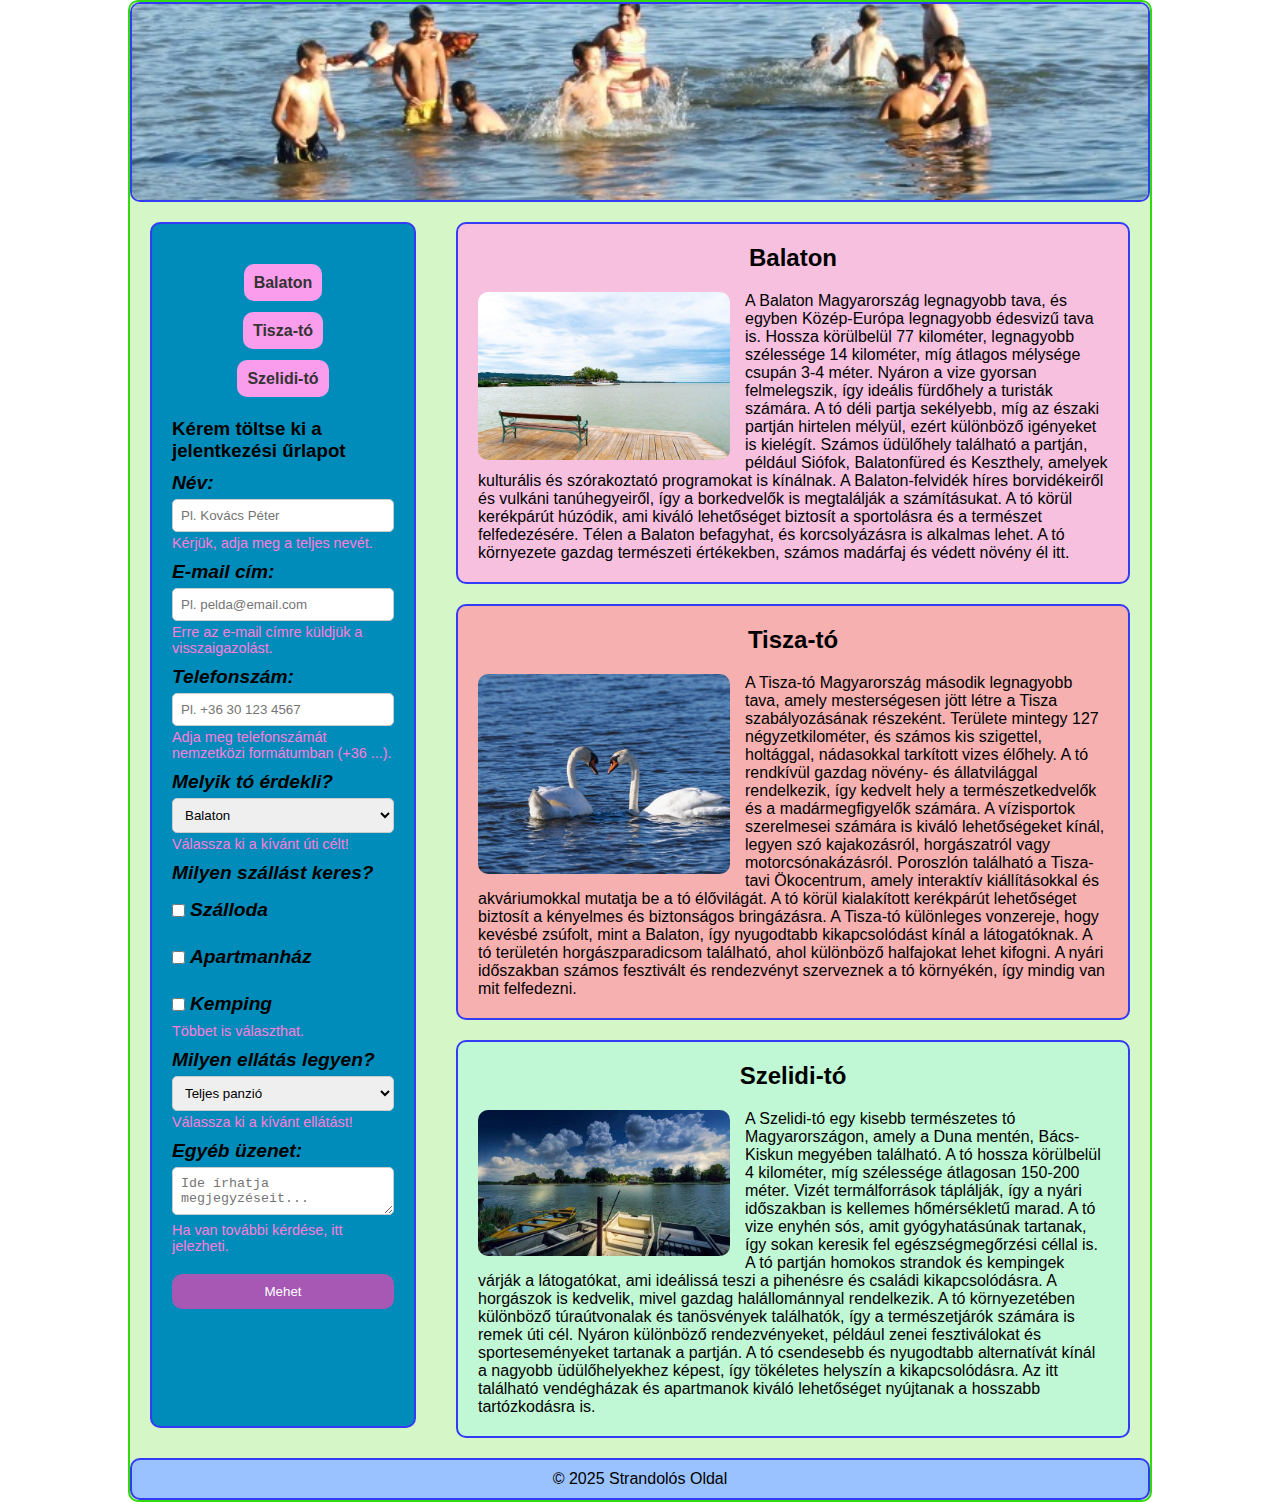
<file: index.html>
<!DOCTYPE html>
<html lang="hu">

<head>
    <meta charset="UTF-8">
    <meta name="viewport" content="width=device-width, initial-scale=1.0">
    <title>Strandolós Oldal</title>
    <meta name="description" content="Magyarország népszerűbb tavainak ismertetése, illetve részletes bemutatása.">
    <link rel="stylesheet" href="css/style.css">
</head>

<body>

    <div class="container">
        <header><img src="img/strandolas.jpg" alt="Strandolás"></header>


        <aside>
            <nav>
                <ul>
                    <li><a href="#szekcio1">Balaton</a></li>
                    <li><a href="#szekcio2">Tisza-tó</a></li>
                    <li><a href="#szekcio3">Szelidi-tó</a></li>
                </ul>
            </nav>

            <form>
                <h3>Kérem töltse ki a jelentkezési űrlapot</h3>
            
                <label for="name">Név:</label>
                <input type="text" id="name" placeholder="Pl. Kovács Péter" required>
                <small>Kérjük, adja meg a teljes nevét.</small>
            
                <label for="email">E-mail cím:</label>
                <input type="email" id="email" placeholder="Pl. pelda@email.com" required>
                <small>Erre az e-mail címre küldjük a visszaigazolást.</small>
            
                <label for="phone">Telefonszám:</label>
                <input type="tel" id="phone" placeholder="Pl. +36 30 123 4567" pattern="\+?[0-9\s\-]{7,15}" required>
                <small>Adja meg telefonszámát nemzetközi formátumban (+36 ...).</small>
            
                <label for="lake">Melyik tó érdekli?</label>
                <select id="lake">
                    <option value="balaton">Balaton</option>
                    <option value="tisza">Tisza-tó</option>
                    <option value="szelidi">Szelidi-tó</option>
                </select>
                <small>Válassza ki a kívánt úti célt!</small>
            
                <label for="accommodation">Milyen szállást keres?</label>
                <div class="checkbox-group">
                    <label><input type="checkbox" id="hotel"> Szálloda</label>
                    <label><input type="checkbox" id="apartment"> Apartmanház</label>
                    <label><input type="checkbox" id="camping"> Kemping</label>
                </div>
                <small>Többet is választhat.</small>
            
                <label for="meal">Milyen ellátás legyen?</label>
                <select id="meal">
                    <option value="full">Teljes panzió</option>
                    <option value="half">Fél panzió</option>
                    <option value="breakfast">Csak reggeli</option>
                    <option value="none">Nem kérek ellátást</option>
                </select>
                <small>Válassza ki a kívánt ellátást!</small>
            
                <label for="message">Egyéb üzenet:</label>
                <textarea id="message" placeholder="Ide írhatja megjegyzéseit..."></textarea>
                <small>Ha van további kérdése, itt jelezheti.</small>
            
                <button type="submit">Mehet</button>
            </form>
            
        </aside>

        <main>
            <section id="szekcio1">
                <h2>Balaton</h2>
                <div class="content"><img src="img/balaton.jpg" alt="Balaton">
                    <p>A Balaton Magyarország legnagyobb tava, és egyben Közép-Európa legnagyobb édesvizű tava is.
                        Hossza
                        körülbelül 77 kilométer, legnagyobb szélessége 14 kilométer, míg átlagos mélysége csupán 3-4
                        méter.
                        Nyáron a vize gyorsan felmelegszik, így ideális fürdőhely a turisták számára. A tó déli partja
                        sekélyebb, míg az északi partján hirtelen mélyül, ezért különböző igényeket is kielégít. Számos
                        üdülőhely található a partján, például Siófok, Balatonfüred és Keszthely, amelyek kulturális és
                        szórakoztató programokat is kínálnak. A Balaton-felvidék híres borvidékeiről és vulkáni
                        tanúhegyeiről, így a borkedvelők is megtalálják a számításukat. A tó körül kerékpárút húzódik,
                        ami
                        kiváló lehetőséget biztosít a sportolásra és a természet felfedezésére. Télen a Balaton
                        befagyhat,
                        és korcsolyázásra is alkalmas lehet. A tó környezete gazdag természeti értékekben, számos
                        madárfaj
                        és védett növény él itt.</p>
                </div>
            </section>

            <section id="szekcio2">
                <h2>Tisza-tó</h2>
                <div class="content"><img src="img/tisza-to.jpg" alt="Tisza-tó">
                    <p>A Tisza-tó Magyarország második legnagyobb tava, amely mesterségesen jött létre a Tisza
                        szabályozásának részeként. Területe mintegy 127 négyzetkilométer, és számos kis szigettel,
                        holtággal, nádasokkal tarkított vizes élőhely. A tó rendkívül gazdag növény- és állatvilággal
                        rendelkezik, így kedvelt hely a természetkedvelők és a madármegfigyelők számára. A vízisportok
                        szerelmesei számára is kiváló lehetőségeket kínál, legyen szó kajakozásról, horgászatról vagy
                        motorcsónakázásról. Poroszlón található a Tisza-tavi Ökocentrum, amely interaktív kiállításokkal
                        és
                        akváriumokkal mutatja be a tó élővilágát. A tó körül kialakított kerékpárút lehetőséget biztosít
                        a
                        kényelmes és biztonságos bringázásra. A Tisza-tó különleges vonzereje, hogy kevésbé zsúfolt,
                        mint a
                        Balaton, így nyugodtabb kikapcsolódást kínál a látogatóknak. A tó területén horgászparadicsom
                        található, ahol különböző halfajokat lehet kifogni. A nyári időszakban számos fesztivált és
                        rendezvényt szerveznek a tó környékén, így mindig van mit felfedezni.</p>
                </div>
            </section>

            <section id="szekcio3">
                <h2>Szelidi-tó</h2>
                <div class="content"><img src="img/szelidi-to.jpg" alt="Szelidi-tó">
                    <p>A Szelidi-tó egy kisebb természetes tó Magyarországon, amely a Duna mentén, Bács-Kiskun megyében
                        található. A tó hossza körülbelül 4 kilométer, míg szélessége átlagosan 150-200 méter. Vizét
                        termálforrások táplálják, így a nyári időszakban is kellemes hőmérsékletű marad. A tó vize
                        enyhén
                        sós, amit gyógyhatásúnak tartanak, így sokan keresik fel egészségmegőrzési céllal is. A tó
                        partján
                        homokos strandok és kempingek várják a látogatókat, ami ideálissá teszi a pihenésre és családi
                        kikapcsolódásra. A horgászok is kedvelik, mivel gazdag halállománnyal rendelkezik. A tó
                        környezetében különböző túraútvonalak és tanösvények találhatók, így a természetjárók számára is
                        remek úti cél. Nyáron különböző rendezvényeket, például zenei fesztiválokat és sporteseményeket
                        tartanak a partján. A tó csendesebb és nyugodtabb alternatívát kínál a nagyobb üdülőhelyekhez
                        képest, így tökéletes helyszín a kikapcsolódásra. Az itt található vendégházak és apartmanok
                        kiváló
                        lehetőséget nyújtanak a hosszabb tartózkodásra is.</p>
                </div>
            </section>
        </main>

        <footer>
            <p>© 2025 Strandolós Oldal</p>
        </footer>
    </div>

</body>

</html>
</file>
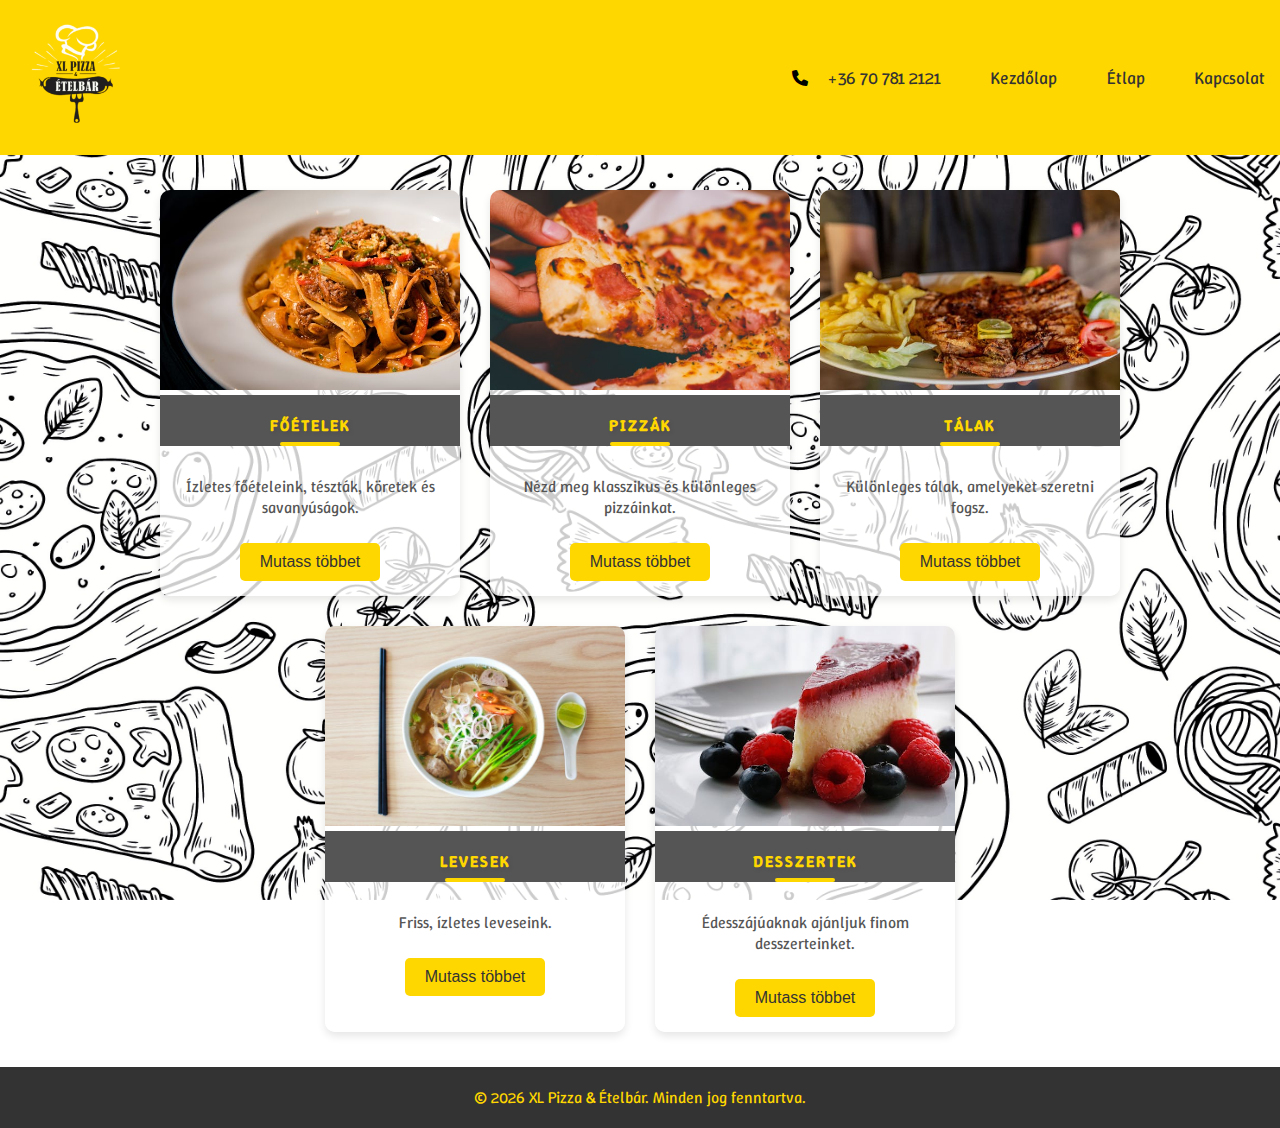
<file: etlap.html>
<!DOCTYPE html>
<html lang="hu">

<head>
    <!-- Alap meta címkék -->
    <meta charset="UTF-8">
    <meta name="viewport" content="width=device-width, initial-scale=1.0">
    <meta http-equiv="X-UA-Compatible" content="IE=edge">

    <!-- SEO Meta címkék -->
    <title>XL Pizza & Ételbár | Friss pizzák és házias ételek | Sződ</title>
    <meta name="description"
        content="Sződ legfinomabb pizzái és magyar specialitásai! A XL Pizza & Ételbár minőségi alapanyagokból készít elérhető áron ételt. Házhozszállítás Sződön és környékén.">
    <meta name="keywords"
        content="pizza sződ, ételbár sződ, magyar konyha, gyorsétterem sződ, ételrendelés sződ, friss pizza, olcsó étel, házhozszállítás sződ">

    <!-- OpenGraph / Social Media meta címkék -->
    <meta property="og:title" content="XL Pizza & Ételbár Sződön | Friss pizzák és házias ételek">
    <meta property="og:description"
        content="Sződ legfinomabb pizzái! Próbáld ki házias specialitásainkat is. Házhozszállítás Sződön és környékén.">
    <meta property="og:type" content="website">
    <meta property="og:url" content="https://www.xlpizza-szod.hu">
    <meta property="og:image" content="https://www.xlpizza-szod.hu/images/og-image.jpg">
    <meta property="og:locale" content="hu_HU">

    <!-- Twitter Card meta címkék -->
    <meta name="twitter:card" content="summary_large_image">
    <meta name="twitter:title" content="XL Pizza & Ételbár Sződön | Friss pizzák és házias ételek">
    <meta name="twitter:description" content="Sződ legfinomabb pizzái! Házhozszállítás Sződön és környékén.">
    <meta name="twitter:image" content="https://www.xlpizza-szod.hu/images/twitter-image.jpg">
   
    <!-- Helyspecifikus meta adatok -->
    <meta name="geo.region" content="HU-PE">
    <meta name="geo.placename" content="Sződ">
    <meta name="geo.position" content="47.7245;19.1768">
    <meta name="ICBM" content="47.7245, 19.1768">

    <link rel="icon" href="img/xl-pizza-logo2.ico" type="image/x-icon">
    <link rel="stylesheet" href="css/styles.css">
    <link rel="stylesheet" href="https://cdnjs.cloudflare.com/ajax/libs/font-awesome/6.0.0-beta3/css/all.min.css">
</head>

<body>
    <header class="header">
        <div class="logo">
            <a href="index.html">
                <img src="img/xl-pizza-logo2.ico" alt="XL Pizza & Ételbár Logo">
            </a>
        </div>
        <!-- Hamburger ikon -->
        <div class="hamburger" id="hamburger" onclick="toggleMenu()">
            <div></div>
            <div></div>
            <div></div>
        </div>
        <nav class="navbar nav-links" id="navbar">
            <ul>
                <li>
                    <i class="fas fa-phone"></i> <!-- Telefon ikon -->
                    <a href="tel:+36 70 781 2121">+36 70 781 2121</a> <!-- Telefon link -->
                </li>
                <li><a href="index.html">Kezdőlap</a></li>
                <li class="dropdown">
                    <a href="etlap.html">Étlap</a>
                    <ul class="dropdown-menu sub-menu">
                        <li><a href="etelek/foetelek.html">Főételek</a></li>
                        <li><a href="etelek/pizzak.html">Pizzák</a></li>
                        <li><a href="etelek/talak.html">Tálak</a></li>
                        <li><a href="etelek/levesek.html">Levesek</a></li>
                        <li><a href="etelek/desszertek.html">Desszertek</a></li>
                    </ul>
                </li>
                <li><a href="kapcsolat.html">Kapcsolat</a></li>
            </ul>
        </nav>
    </header>
    <div class="details-container">
        <div class="container">
            <!-- Főételek kártya -->
            <div class="card">
                <img src="img/foetel.jpg" alt="Főételek">
                <h2>Főételek</h2>
                <p>Ízletes főételeink, tészták, köretek és savanyúságok.</p>
                <button onclick="location.href='etelek/foetelek.html'">Mutass többet</button>
            </div>

            <!-- Pizzák kártya -->
            <div class="card">
                <img src="img/pizza.jpg" alt="Pizzák">
                <h2>Pizzák</h2>
                <p>Nézd meg klasszikus és különleges pizzáinkat.</p>
                <button onclick="location.href='etelek/pizzak.html'">Mutass többet</button>
            </div>

            <!-- Tálak kártya -->
            <div class="card">
                <img src="img/talak.jpg" alt="Tálak">
                <h2>Tálak</h2>
                <p>Különleges tálak, amelyeket szeretni fogsz.</p>
                <button onclick="location.href='etelek/talak.html'">Mutass többet</button>
            </div>

            <!-- Levesek kártya -->
            <div class="card">
                <img src="img/leves.jpg" alt="Levesek">
                <h2>Levesek</h2>
                <p>Friss, ízletes leveseink.</p>
                <button onclick="location.href='etelek/levesek.html'">Mutass többet</button>
            </div>

            <!-- Desszertek kártya -->
            <div class="card">
                <img src="img/desszert.jpg" alt="Desszertek">
                <h2>Desszertek</h2>
                <p>Édesszájúaknak ajánljuk finom desszerteinket.</p>
                <button onclick="location.href='etelek/desszertek.html'">Mutass többet</button>
            </div>
        </div>
    </div>
    <button id="backToTop" title="Vissza a tetejére">↑</button>
    <footer>
        <p>&copy; <span id="currentYear"></span> XL Pizza & Ételbár. Minden jog fenntartva.</p>
    </footer>

    <script src="js/functions.js"></script>
</body>

</html>
</file>
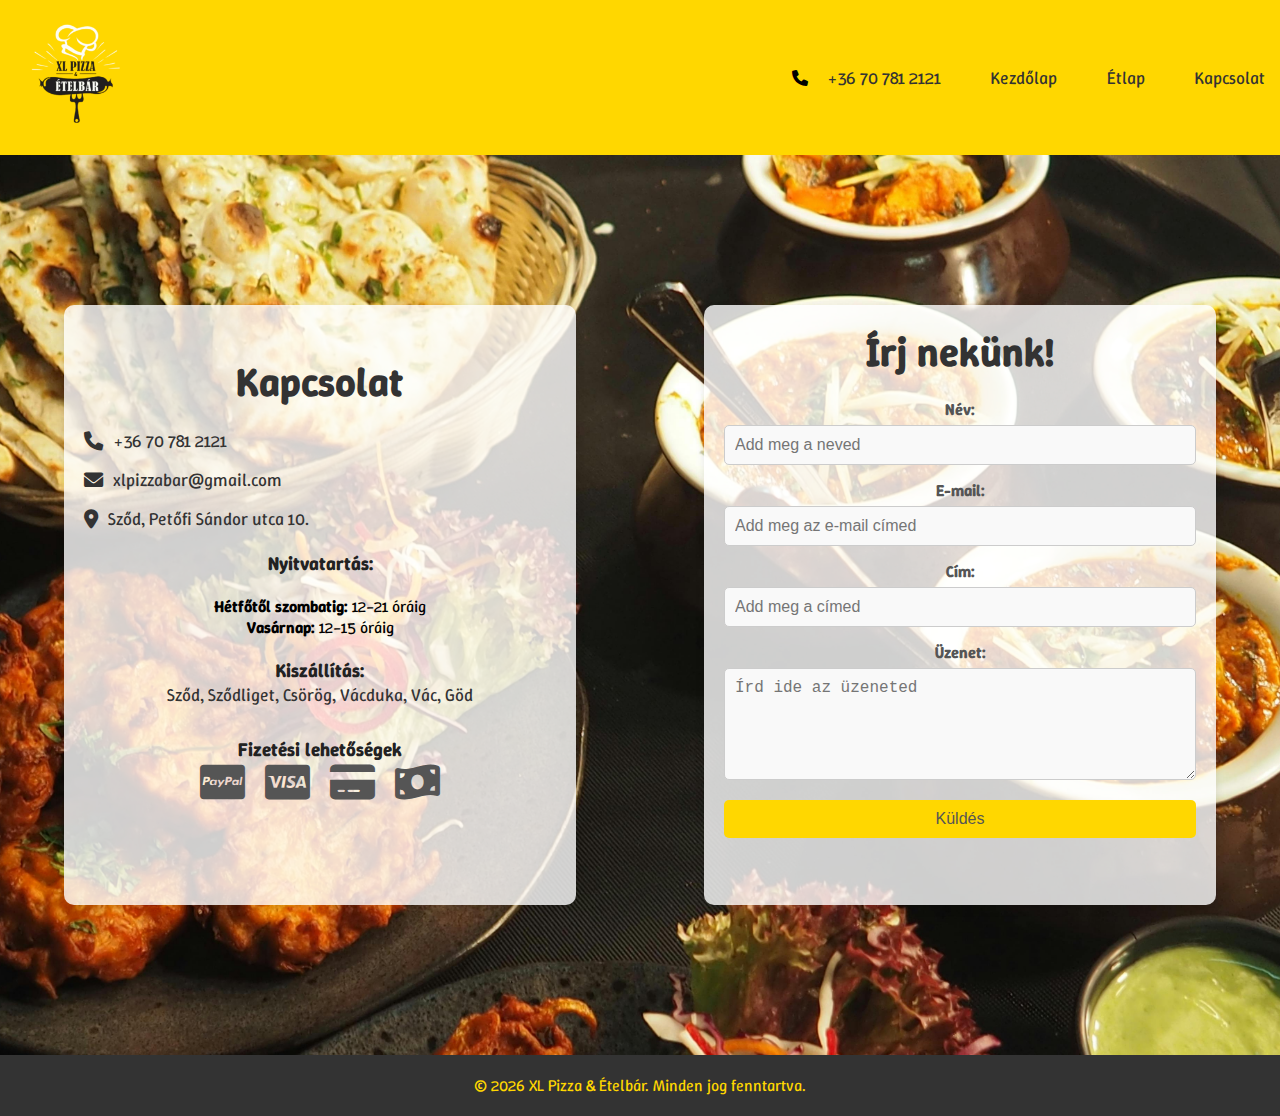
<file: kapcsolat.html>
<!DOCTYPE html>
<html lang="hu">

<head>
    <!-- Alap meta címkék -->
    <meta charset="UTF-8">
    <meta name="viewport" content="width=device-width, initial-scale=1.0">
    <meta http-equiv="X-UA-Compatible" content="IE=edge">

    <!-- SEO Meta címkék -->
    <title>Kapcsolat - XL Pizza & Ételbár | Rendelés: +36 70 781 2121 | Sződ</title>
    <meta name="description"
        content="Lépj velünk kapcsolatba Sződön! Cím: Petőfi Sándor utca 10. Nyitvatartás: Hétfő-Szombat 12-21, Vasárnap 12-15. Rendelés: +36 70 781 2121">
    <meta name="keywords"
        content="pizza rendelés sződ, xl pizza kapcsolat, ételbár sződ, étterem sződ, házhozszállítás sződ, pizza sződ, ételrendelés sződ">

    <!-- OpenGraph / Social Media meta címkék -->
    <meta property="og:title" content="Kapcsolat - XL Pizza & Ételbár Sződ">
    <meta property="og:description"
        content="Rendelj finom pizzát Sződön! Cím: Petőfi Sándor utca 10. Nyitvatartás: Hétfő-Szombat 12-21, Vasárnap 12-15">
    <meta property="og:type" content="website">
    <meta property="og:url" content="https://www.xlpizza-szod.hu/kapcsolat.html">
    <meta property="og:image" content="https://www.xlpizza-szod.hu/img/og-kapcsolat.jpg">
    <meta property="og:locale" content="hu_HU">

    <!-- Twitter Card meta címkék -->
    <meta name="twitter:card" content="summary_large_image">
    <meta name="twitter:title" content="Kapcsolat - XL Pizza & Ételbár Sződ">
    <meta name="twitter:description"
        content="Rendelj finom pizzát Sződön! Cím: Petőfi Sándor utca 10. Tel: +36 70 781 2121">
    <meta name="twitter:image" content="https://www.xlpizza-szod.hu/img/twitter-kapcsolat.jpg">

    <!-- Helyspecifikus meta adatok -->
    <meta name="geo.region" content="HU-PE">
    <meta name="geo.placename" content="Sződ">
    <meta name="geo.position" content="47.7245;19.1768">
    <meta name="ICBM" content="47.7245, 19.1768">

    <!-- Schema.org markup for Google -->
    <script type="application/ld+json">
     {
       "@context": "https://schema.org",
       "@type": "Restaurant",
       "name": "XL Pizza & Ételbár",
       "address": {
         "@type": "PostalAddress",
         "streetAddress": "Petőfi Sándor utca 10",
         "addressLocality": "Sződ",
         "postalCode": "2131",
         "addressCountry": "HU"
       },
       "telephone": "+36707812121",
       "openingHoursSpecification": [
         {
           "@type": "OpeningHoursSpecification",
           "dayOfWeek": [
             "Monday",
             "Tuesday",
             "Wednesday",
             "Thursday",
             "Friday",
             "Saturday"
           ],
           "opens": "12:00",
           "closes": "21:00"
         },
         {
           "@type": "OpeningHoursSpecification",
           "dayOfWeek": "Sunday",
           "opens": "12:00",
           "closes": "15:00"
         }
       ],
       "url": "https://www.xlpizza-szod.hu",
       "servesCuisine": ["Italian", "Hungarian"],
       "priceRange": "$$"
     }
     </script>
    <link rel="icon" href="img/xl-pizza-logo2.ico" type="image/x-icon">
    <link rel="stylesheet" href="css/styles.css">
    <link rel="stylesheet" href="https://cdnjs.cloudflare.com/ajax/libs/font-awesome/6.0.0-beta3/css/all.min.css">
</head>

<body>
    <!-- Fejléc -->
    <header class="header">
        <div class="logo">
            <a href="index.html">
                <img src="img/xl-pizza-logo2.ico" alt="XL Pizza & Ételbár Logo">
            </a>
        </div>
        <!-- Hamburger ikon -->
        <div class="hamburger" id="hamburger" onclick="toggleMenu()">
            <div></div>
            <div></div>
            <div></div>
        </div>
        <nav class="navbar nav-links" id="navbar">
            <ul>
                <li>
                    <i class="fas fa-phone"></i> <!-- Telefon ikon -->
                    <a href="tel:+36 70 781 2121">+36 70 781 2121</a> <!-- Telefon link -->
                </li>
                <li><a href="index.html">Kezdőlap</a></li>
                <li class="dropdown">
                    <a href="etlap.html">Étlap</a>
                    <ul class="dropdown-menu sub-menu">
                        <li><a href="etelek/foetelek.html">Főételek</a></li>
                        <li><a href="etelek/pizzak.html">Pizzák</a></li>
                        <li><a href="etelek/talak.html">Tálak</a></li>
                        <li><a href="etelek/levesek.html">Levesek</a></li>
                        <li><a href="etelek/desszertek.html">Desszertek</a></li>
                    </ul>
                </li>
                <li><a href="kapcsolat.html">Kapcsolat</a></li>
            </ul>
        </nav>
    </header>

    <!-- Tartalom -->
    <main class="main-content">
        <section class="contact">
            <h1>Kapcsolat</h1>
            <ul class="contact-list">
                <li>
                    <i class="fas fa-phone"></i> <!-- Telefon ikon -->
                    <a href="tel:+36 70 781 2121">+36 70 781 2121</a> <!-- Telefon link -->
                </li>
                <li>
                    <i class="fas fa-envelope"></i> <!-- Email ikon -->
                    <a href="mailto:info@pelda.hu">xlpizzabar@gmail.com</a> <!-- Email link -->
                </li>
                <li>
                    <i class="fas fa-map-marker-alt"></i> <!-- Cím ikon -->
                    <a href="https://maps.app.goo.gl/D6YUQ4bN4hVKjM9GA" target="_blank"> <!-- Google Maps link -->
                        Sződ, Petőfi Sándor utca 10.
                    </a>
                </li>
            </ul>
            <div class="nyitvatartas">
                <h3>Nyitvatartás:</h3>
                <ul>
                    <li><strong>Hétfőtől szombatig:</strong> 12–21 óráig</li>
                    <li><strong>Vasárnap:</strong> 12–15 óráig</li>
                </ul>
                <h3>Kiszállítás:</h3>
                <p>Sződ, Sződliget, Csörög, Vácduka, Vác, Göd</p>
            </div>
            <div class="fizetes-lehetosegek">
                <h3>Fizetési lehetőségek</h3>
                <div class="fizetes-ikonok">
                  <i class="fab fa-cc-paypal" title="PayPal"></i>
                  <i class="fab fa-cc-visa" title="Visa"></i>
                  <i class="fas fa-credit-card" title="SZÉP kártya"></i>
                  <i class="fas fa-money-bill-wave" title="Készpénz"></i> 
                </div>
              </div>
        </section>
        <section class="contact-form">
            <h1>Írj nekünk!</h1>
            <form id="contactForm" action="https://example.com/submit-form" method="POST">
                <div class="form-group">
                    <label for="name">Név:</label>
                    <input type="text" id="name" name="name" placeholder="Add meg a neved" required>
                </div>
                <div class="form-group">
                    <label for="email">E-mail:</label>
                    <input type="email" id="email" name="email" placeholder="Add meg az e-mail címed" required>
                </div>
                <div class="form-group">
                    <label for="address">Cím:</label>
                    <input type="text" id="address" name="address" placeholder="Add meg a címed">
                </div>
                <div class="form-group">
                    <label for="comment">Üzenet:</label>
                    <textarea id="comment" name="comment" rows="5" placeholder="Írd ide az üzeneted" required></textarea>
                </div>
                <button type="submit">Küldés</button>
            </form>
            <div id="successMessage" style="display: none; color: green; margin-top: 20px;">
                Sikeresen elküldted az üzenetet!
            </div>
        </section>
    </main>
    <button id="backToTop" title="Vissza a tetejére">↑</button>
    <!-- Lábléc -->
    <footer>
        <p>&copy; <span id="currentYear"></span> XL Pizza & Ételbár. Minden jog fenntartva.</p>
    </footer>

    <script src="js/functions.js"></script>
</body>

</html>
</file>
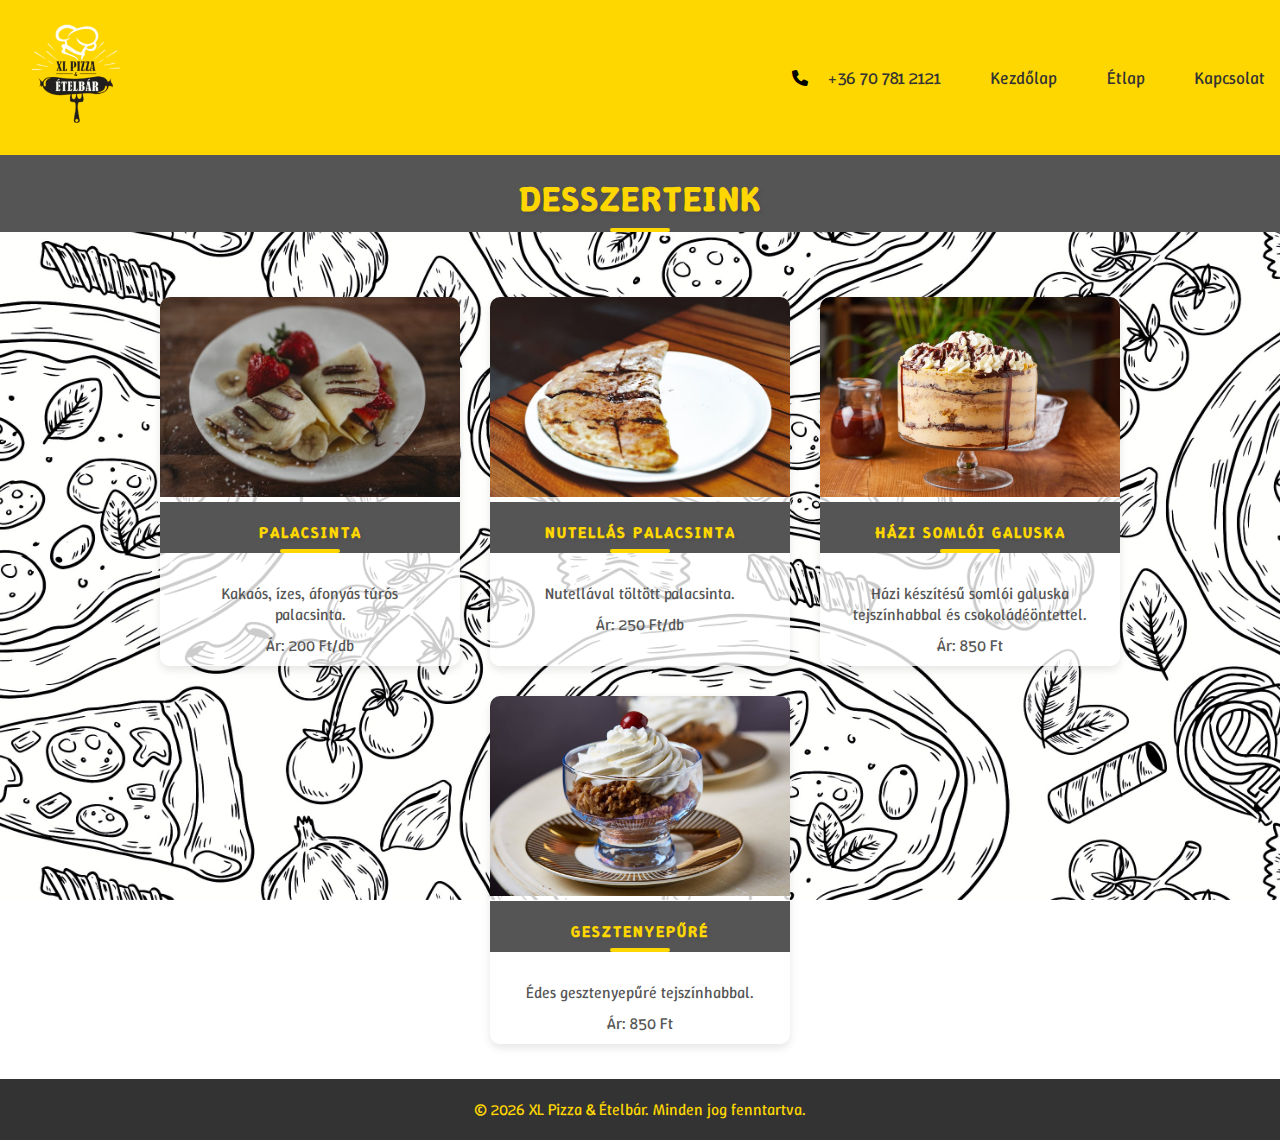
<file: etelek/desszertek.html>
<!DOCTYPE html>
<html lang="hu">

<head>
    <!-- Alap meta címkék -->
    <meta charset="UTF-8">
    <meta name="viewport" content="width=device-width, initial-scale=1.0">
    <meta http-equiv="X-UA-Compatible" content="IE=edge">

    <!-- SEO Meta címkék -->
    <title>XL Pizza & Ételbár | Friss pizzák és házias ételek | Sződ</title>
    <meta name="description"
        content="Sződ legfinomabb pizzái és magyar specialitásai! A XL Pizza & Ételbár minőségi alapanyagokból készít elérhető áron ételt. Házhozszállítás Sződön és környékén.">
    <meta name="keywords"
        content="pizza sződ, ételbár sződ, magyar konyha, gyorsétterem sződ, ételrendelés sződ, friss pizza, olcsó étel, házhozszállítás sződ">

    <!-- OpenGraph / Social Media meta címkék -->
    <meta property="og:title" content="XL Pizza & Ételbár Sződön | Friss pizzák és házias ételek">
    <meta property="og:description"
        content="Sződ legfinomabb pizzái! Próbáld ki házias specialitásainkat is. Házhozszállítás Sződön és környékén.">
    <meta property="og:type" content="website">
    <meta property="og:url" content="https://www.xlpizza-szod.hu">
    <meta property="og:image" content="https://www.xlpizza-szod.hu/images/og-image.jpg">
    <meta property="og:locale" content="hu_HU">

    <!-- Twitter Card meta címkék -->
    <meta name="twitter:card" content="summary_large_image">
    <meta name="twitter:title" content="XL Pizza & Ételbár Sződön | Friss pizzák és házias ételek">
    <meta name="twitter:description" content="Sződ legfinomabb pizzái! Házhozszállítás Sződön és környékén.">
    <meta name="twitter:image" content="https://www.xlpizza-szod.hu/images/twitter-image.jpg">

    <!-- Helyspecifikus meta adatok -->
    <meta name="geo.region" content="HU-PE">
    <meta name="geo.placename" content="Sződ">
    <meta name="geo.position" content="47.7245;19.1768">
    <meta name="ICBM" content="47.7245, 19.1768">

    <link rel="icon" href="../img/xl-pizza-logo2.ico" type="image/x-icon">
    <link rel="stylesheet" href="../css/styles.css">
    <link rel="stylesheet" href="https://cdnjs.cloudflare.com/ajax/libs/font-awesome/6.0.0-beta3/css/all.min.css">
</head>

<body>
    <header class="header">
        <div class="logo">
            <a href="../index.html">
                <img src="../img/xl-pizza-logo2.ico" alt="XL Pizza & Ételbár Logo">
            </a>
        </div>
        <!-- Hamburger ikon -->
        <div class="hamburger" id="hamburger" onclick="toggleMenu()">
            <div></div>
            <div></div>
            <div></div>
        </div>
        <nav class="navbar nav-links" id="navbar">
            <ul>
                <li>
                    <i class="fas fa-phone"></i> <!-- Telefon ikon -->
                    <a href="tel:+36 70 781 2121">+36 70 781 2121</a> <!-- Telefon link -->
                </li>
                <li><a href="../index.html">Kezdőlap</a></li>
                <li class="dropdown">
                    <a href="../etlap.html">Étlap</a>
                    <ul class="dropdown-menu sub-menu">
                        <li><a href="../etelek/foetelek.html">Főételek</a></li>
                        <li><a href="../etelek/pizzak.html">Pizzák</a></li>
                        <li><a href="../etelek/talak.html">Tálak</a></li>
                        <li><a href="../etelek/levesek.html">Levesek</a></li>
                        <li><a href="../etelek/desszertek.html">Desszertek</a></li>
                    </ul>
                </li>
                <li><a href="../kapcsolat.html">Kapcsolat</a></li>
            </ul>
        </nav>
    </header>

    <div class="details-container">
        <h2>Desszerteink</h2>
        <div class="container">

            <div class="card">
                <img src="../img/palacsinta.jpg" alt="Palacsinta">
                <h2>Palacsinta</h2>
                <p>Kakaós, ízes, áfonyás túrós palacsinta.</p>
                <p>Ár: 200 Ft/db</p>
                <button class="btn-hide"><a href="tel:+36707812121" class="call-button">Hívás most!</a></button>
            </div>

            <div class="card">
                <img src="../img/nutellas-palacsinta.jpg" alt="Nutellás palacsinta">
                <h2>Nutellás palacsinta</h2>
                <p>Nutellával töltött palacsinta.</p>
                <p>Ár: 250 Ft/db</p>
                <button class="btn-hide"><a href="tel:+36707812121" class="call-button">Hívás most!</a></button>
            </div>
      
            <div class="card">
                <img src="../img/somloi-galuska.jpg" alt="Házi somlói galuska">
                <h2>Házi somlói galuska</h2>
                <p>Házi készítésű somlói galuska tejszínhabbal és csokoládéöntettel.</p>
                <p>Ár: 850 Ft</p>
                <button class="btn-hide"><a href="tel:+36707812121" class="call-button">Hívás most!</a></button>
            </div>

   
            <div class="card">
                <img src="../img/gesztenyepure.jpg" alt="Gesztenyepűré">
                <h2>Gesztenyepűré</h2>
                <p>Édes gesztenyepűré tejszínhabbal.</p>
                <p>Ár: 850 Ft</p>
                <button class="btn-hide"><a href="tel:+36707812121" class="call-button">Hívás most!</a></button>
            </div>

        </div>
    </div>
    <button id="backToTop" title="Vissza a tetejére">↑</button>
    <footer>
        <p>&copy; <span id="currentYear"></span> XL Pizza & Ételbár. Minden jog fenntartva.</p>
    </footer>

    <script src="../js/functions.js"></script>
</body>

</html>
</file>
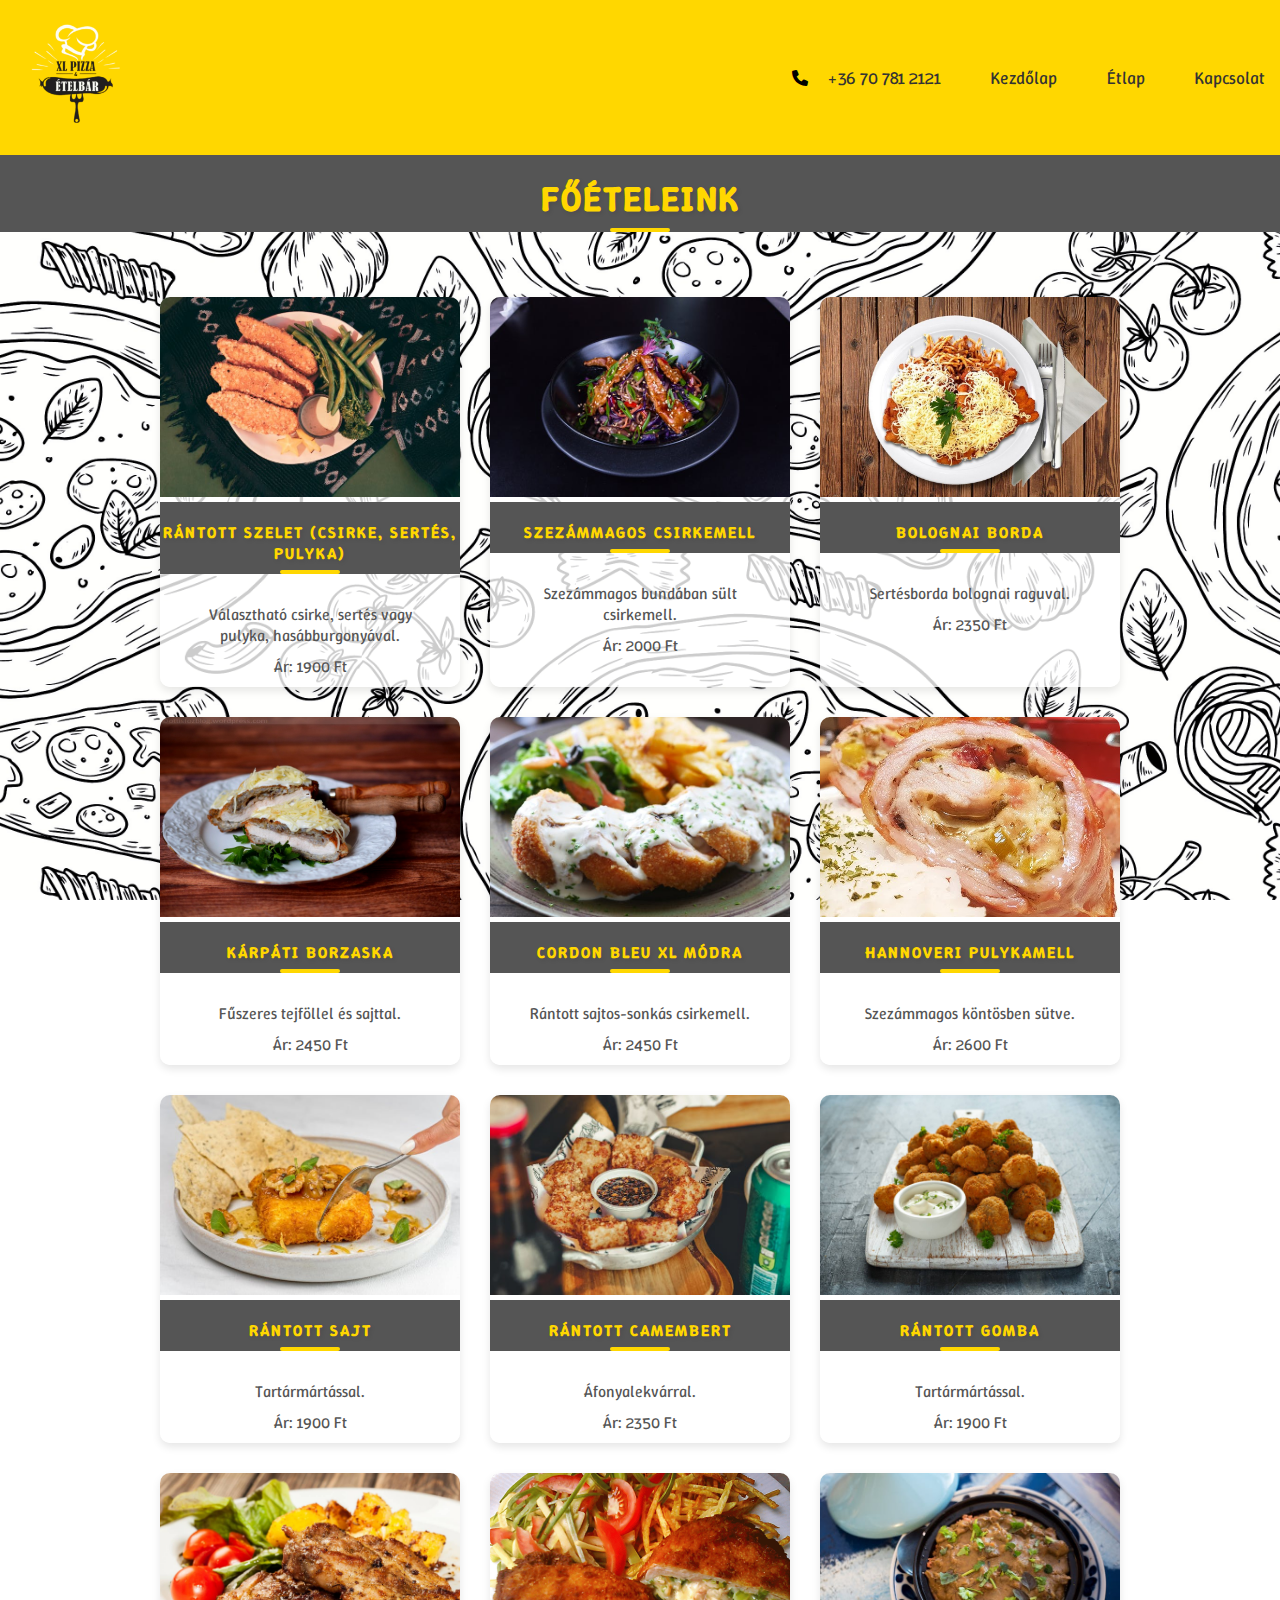
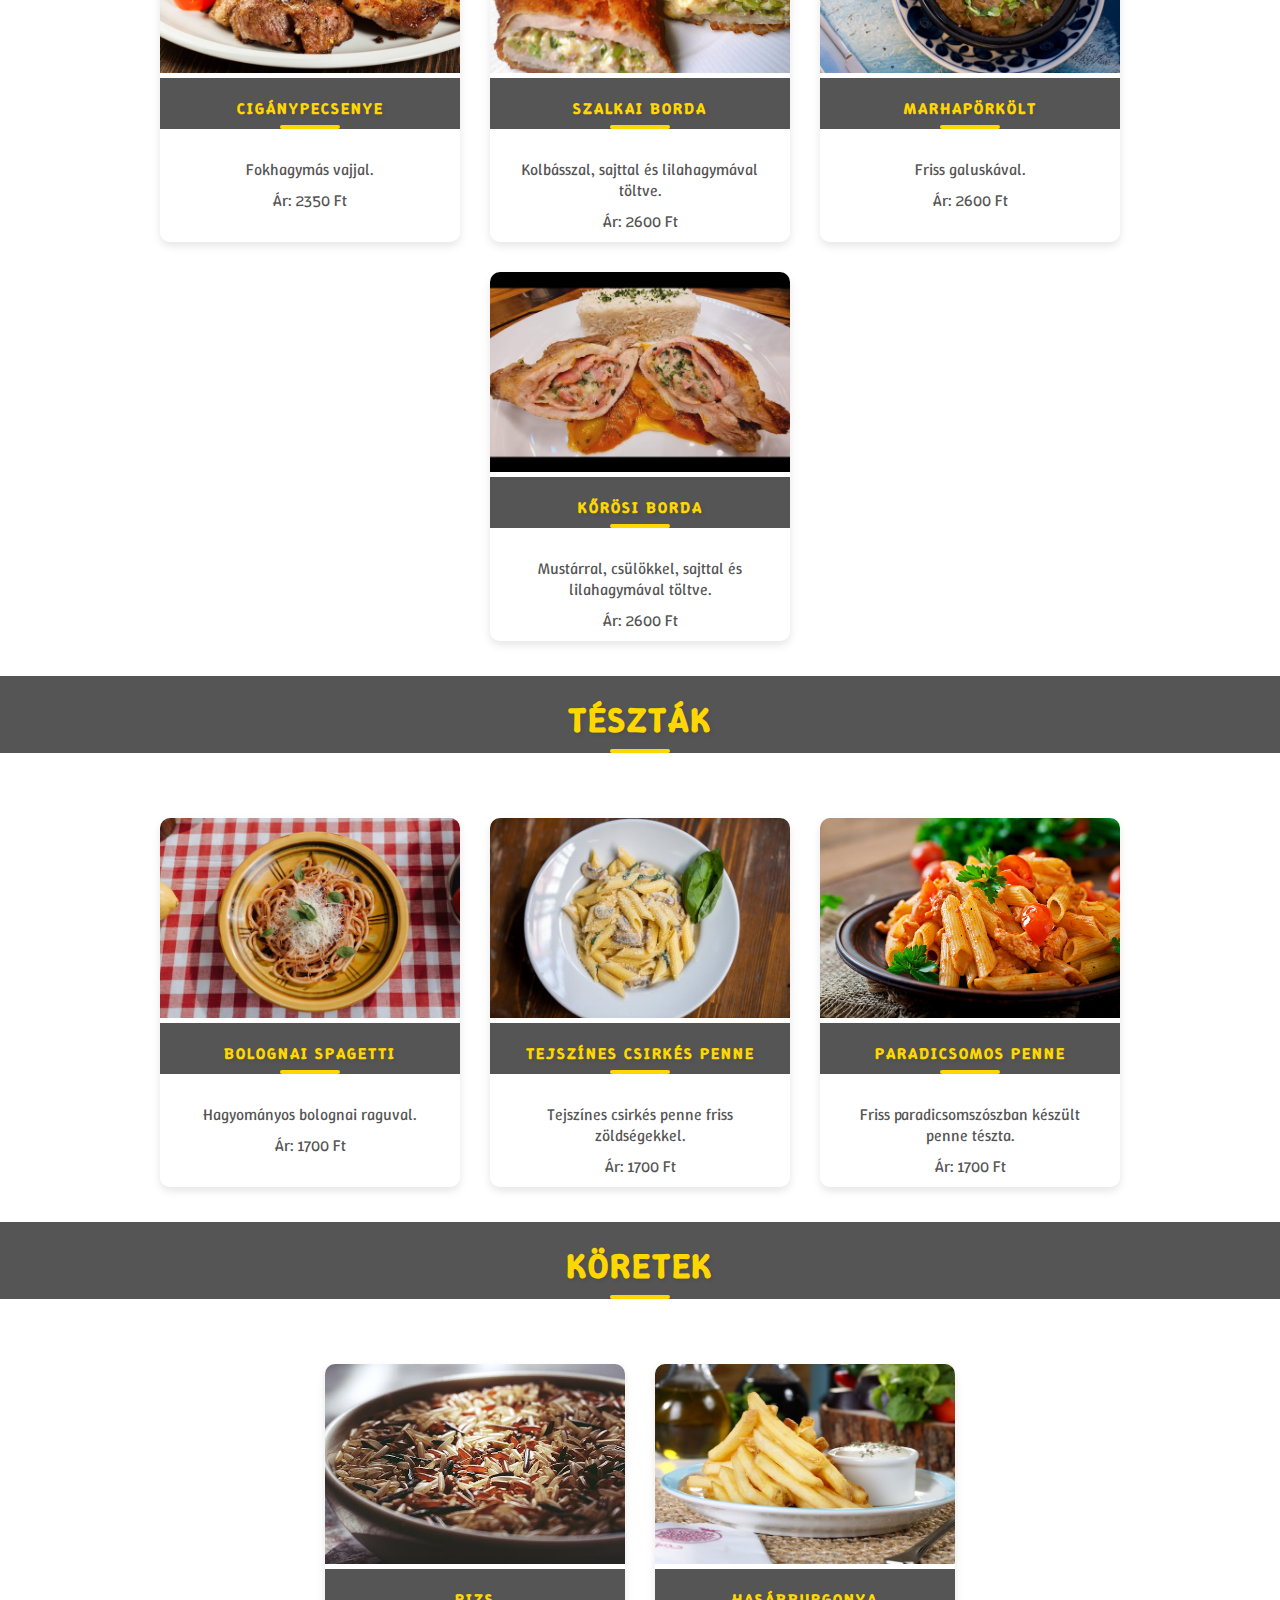
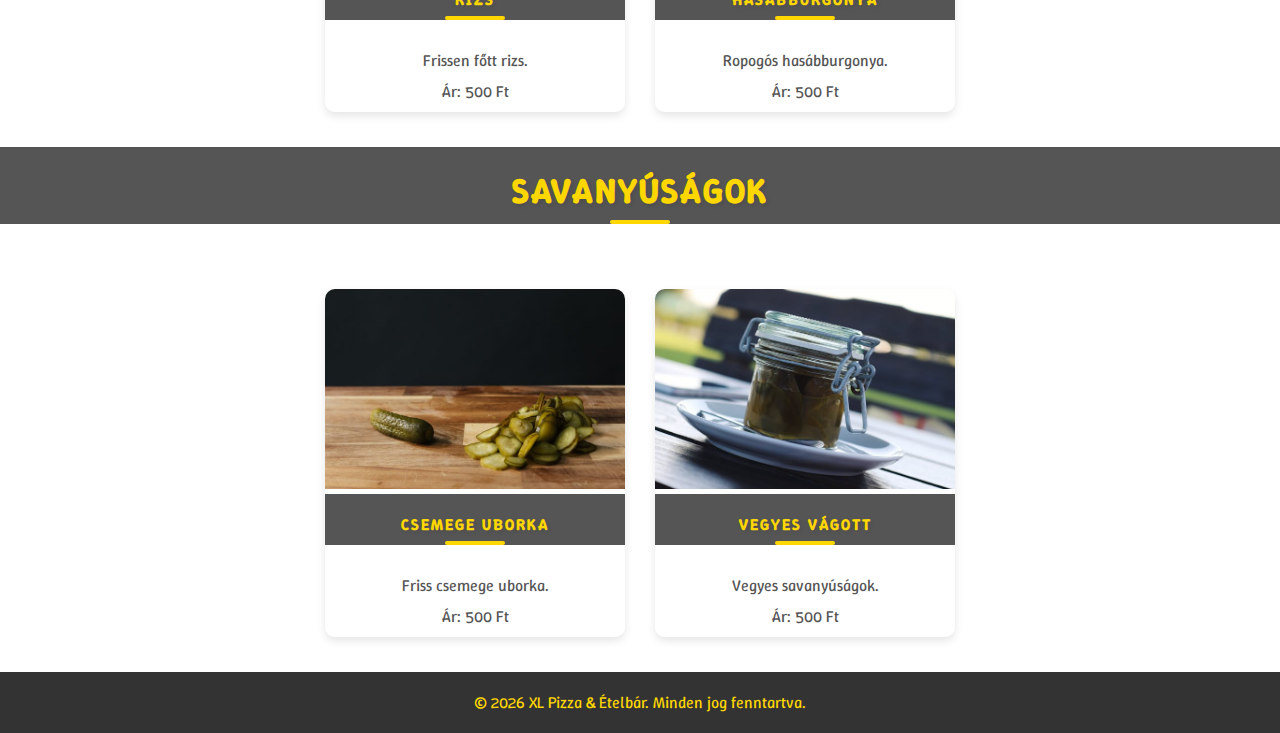
<file: etelek/foetelek.html>
<!DOCTYPE html>
<html lang="hu">

<head>
    <!-- Alap meta címkék -->
    <meta charset="UTF-8">
    <meta name="viewport" content="width=device-width, initial-scale=1.0">
    <meta http-equiv="X-UA-Compatible" content="IE=edge">

    <!-- SEO Meta címkék -->
    <title>XL Pizza & Ételbár | Friss pizzák és házias ételek | Sződ</title>
    <meta name="description"
        content="Sződ legfinomabb pizzái és magyar specialitásai! A XL Pizza & Ételbár minőségi alapanyagokból készít elérhető áron ételt. Házhozszállítás Sződön és környékén.">
    <meta name="keywords"
        content="pizza sződ, ételbár sződ, magyar konyha, gyorsétterem sződ, ételrendelés sződ, friss pizza, olcsó étel, házhozszállítás sződ">

    <!-- OpenGraph / Social Media meta címkék -->
    <meta property="og:title" content="XL Pizza & Ételbár Sződön | Friss pizzák és házias ételek">
    <meta property="og:description"
        content="Sződ legfinomabb pizzái! Próbáld ki házias specialitásainkat is. Házhozszállítás Sződön és környékén.">
    <meta property="og:type" content="website">
    <meta property="og:url" content="https://www.xlpizza-szod.hu">
    <meta property="og:image" content="https://www.xlpizza-szod.hu/images/og-image.jpg">
    <meta property="og:locale" content="hu_HU">

    <!-- Twitter Card meta címkék -->
    <meta name="twitter:card" content="summary_large_image">
    <meta name="twitter:title" content="XL Pizza & Ételbár Sződön | Friss pizzák és házias ételek">
    <meta name="twitter:description" content="Sződ legfinomabb pizzái! Házhozszállítás Sződön és környékén.">
    <meta name="twitter:image" content="https://www.xlpizza-szod.hu/images/twitter-image.jpg">

    <!-- Helyspecifikus meta adatok -->
    <meta name="geo.region" content="HU-PE">
    <meta name="geo.placename" content="Sződ">
    <meta name="geo.position" content="47.7245;19.1768">
    <meta name="ICBM" content="47.7245, 19.1768">

    <link rel="icon" href="../img/xl-pizza-logo2.ico" type="image/x-icon">
    <link rel="stylesheet" href="../css/styles.css">
    <link rel="stylesheet" href="https://cdnjs.cloudflare.com/ajax/libs/font-awesome/6.0.0-beta3/css/all.min.css">
</head>

<body>
    <header class="header">
        <div class="logo">
            <a href="../index.html">
                <img src="../img/xl-pizza-logo2.ico" alt="XL Pizza & Ételbár Logo">
            </a>
        </div>
        <!-- Hamburger ikon -->
        <div class="hamburger" id="hamburger" onclick="toggleMenu()">
            <div></div>
            <div></div>
            <div></div>
        </div>
        <nav class="navbar nav-links" id="navbar">
            <ul>
                <li>
                    <i class="fas fa-phone"></i> <!-- Telefon ikon -->
                    <a href="tel:+36 70 781 2121">+36 70 781 2121</a> <!-- Telefon link -->
                </li>
                <li><a href="../index.html">Kezdőlap</a></li>
                <li class="dropdown">
                    <a href="../etlap.html">Étlap</a>
                    <ul class="dropdown-menu sub-menu">
                        <li><a href="../etelek/foetelek.html">Főételek</a></li>
                        <li><a href="../etelek/pizzak.html">Pizzák</a></li>
                        <li><a href="../etelek/talak.html">Tálak</a></li>
                        <li><a href="../etelek/levesek.html">Levesek</a></li>
                        <li><a href="../etelek/desszertek.html">Desszertek</a></li>
                    </ul>
                </li>
                <li><a href="../kapcsolat.html">Kapcsolat</a></li>
            </ul>
        </nav>
    </header>

    <div class="details-container">
        <h2>Főételeink</h2>
        <div class="container">
            <!-- Főétel 1 -->
            <div class="card">
                <img src="../img/rantott-csirke.jpg" alt="Rántott csirke">
                <h2>Rántott szelet (csirke, sertés, pulyka)</h2>
                <p>Választható csirke, sertés vagy pulyka, hasábburgonyával.</p>
                <p>Ár: 1900 Ft</p>
                <button class="btn-hide"><a href="tel:+36707812121" class="call-button">Hívás most!</a></button>
            </div>

            <!-- Főétel 2 -->
            <div class="card">
                <img src="../img/szezammagos-csirkemell.jpg" alt="Szezámmagos csirkemell">
                <h2>Szezámmagos csirkemell</h2>
                <p>Szezámmagos bundában sült csirkemell.</p>
                <p>Ár: 2000 Ft</p>
                <button class="btn-hide"><a href="tel:+36707812121" class="call-button">Hívás most!</a></button>
            </div>

            <!-- Főétel 3 -->
            <div class="card">
                <img src="../img/bolognai-borda.jpg" alt="Bolognai borda">
                <h2>Bolognai borda</h2>
                <p>Sertésborda bolognai raguval.</p>
                <p>Ár: 2350 Ft</p>
                <button class="btn-hide"><a href="tel:+36707812121" class="call-button">Hívás most!</a></button>
            </div>

            <!-- Főétel 4 -->
            <div class="card">
                <img src="../img/karpati-borzaska.jpg" alt="Kárpáti borzaska">
                <h2>Kárpáti borzaska</h2>
                <p>Fűszeres tejföllel és sajttal.</p>
                <p>Ár: 2450 Ft</p>
                <button class="btn-hide"><a href="tel:+36707812121" class="call-button">Hívás most!</a></button>
            </div>

            <!-- Főétel 5 -->
            <div class="card">
                <img src="../img/gordon-bleu.jpg" alt="Cordon bleu">
                <h2>Cordon bleu XL módra</h2>
                <p>Rántott sajtos-sonkás csirkemell.</p>
                <p>Ár: 2450 Ft</p>
                <button class="btn-hide"><a href="tel:+36707812121" class="call-button">Hívás most!</a></button>
            </div>

            <!-- Főétel 6 -->
            <div class="card">
                <img src="../img/hannoveri-pulykamell.jpg" alt="Hannoveri pulykamell">
                <h2>Hannoveri pulykamell</h2>
                <p>Szezámmagos köntösben sütve.</p>
                <p>Ár: 2600 Ft</p>
                <button class="btn-hide"><a href="tel:+36707812121" class="call-button">Hívás most!</a></button>
            </div>

            <!-- Főétel 7 -->
            <div class="card">
                <img src="../img/rantott-sajt.jpg" alt="Rántott sajt">
                <h2>Rántott sajt</h2>
                <p>Tartármártással.</p>
                <p>Ár: 1900 Ft</p>
                <button class="btn-hide"><a href="tel:+36707812121" class="call-button">Hívás most!</a></button>
            </div>

            <!-- Főétel 8 -->
            <div class="card">
                <img src="../img/camambert.jpg" alt="Rántott camembert">
                <h2>Rántott camembert</h2>
                <p>Áfonyalekvárral.</p>
                <p>Ár: 2350 Ft</p>
                <button class="btn-hide"><a href="tel:+36707812121" class="call-button">Hívás most!</a></button>
            </div>

            <!-- Főétel 9 -->
            <div class="card">
                <img src="../img/rantott-gomba.jpg" alt="Rántott gomba">
                <h2>Rántott gomba</h2>
                <p>Tartármártással.</p>
                <p>Ár: 1900 Ft</p>
                <button class="btn-hide"><a href="tel:+36707812121" class="call-button">Hívás most!</a></button>
            </div>

            <!-- Főétel 10 -->
            <div class="card">
                <img src="../img/ciganypecsenye.jpg" alt="Cigánypecsenye">
                <h2>Cigánypecsenye</h2>
                <p>Fokhagymás vajjal.</p>
                <p>Ár: 2350 Ft</p>
                <button class="btn-hide"><a href="tel:+36707812121" class="call-button">Hívás most!</a></button>
            </div>

            <!-- Főétel 11 -->
            <div class="card">
                <img src="../img/szalkai-borda.jpg" alt="Szalkai borda">
                <h2>Szalkai borda</h2>
                <p>Kolbásszal, sajttal és lilahagymával töltve.</p>
                <p>Ár: 2600 Ft</p>
                <button class="btn-hide"><a href="tel:+36707812121" class="call-button">Hívás most!</a></button>
            </div>

            <!-- Főétel 12 -->
            <div class="card">
                <img src="../img/marha-porkolt.jpg" alt="Marhapörkölt">
                <h2>Marhapörkölt</h2>
                <p>Friss galuskával.</p>
                <p>Ár: 2600 Ft</p>
                <button class="btn-hide"><a href="tel:+36707812121" class="call-button">Hívás most!</a></button>
            </div>

            <!-- Főétel 13 -->
            <div class="card">
                <img src="../img/korosi-borda.jpg" alt="Körösi borda">
                <h2>Kőrösi borda</h2>
                <p>Mustárral, csülökkel, sajttal és lilahagymával töltve.</p>
                <p>Ár: 2600 Ft</p>
                <button class="btn-hide"><a href="tel:+36707812121" class="call-button">Hívás most!</a></button>
            </div>
            <!-- További ételek... -->
        </div>

        <h2>Tészták</h2>
        <div class="container">
            <!-- Tészta 1 -->
            <div class="card">
                <img src="../img/bolognai-spagetti.jpg" alt="Bolognai spagetti">
                <h2>Bolognai spagetti</h2>
                <p>Hagyományos bolognai raguval.</p>
                <p>Ár: 1700 Ft</p>
                <button class="btn-hide"><a href="tel:+36707812121" class="call-button">Hívás most!</a></button>
            </div>

            <!-- Tészta 2 -->
            <div class="card">
                <img src="../img/tejszines-csirkes-penne.jpg" alt="Tejszínes csirkés penne">
                <h2>Tejszínes csirkés penne</h2>
                <p>Tejszínes csirkés penne friss zöldségekkel.</p>
                <p>Ár: 1700 Ft</p>
                <button class="btn-hide"><a href="tel:+36707812121" class="call-button">Hívás most!</a></button>
            </div>

            <!-- Tészta 3 -->
            <div class="card">
                <img src="../img/paradicsomos-penne.webp" alt="Paradicsomos penne">
                <h2>Paradicsomos penne</h2>
                <p>Friss paradicsomszószban készült penne tészta.</p>
                <p>Ár: 1700 Ft</p>
                <button class="btn-hide"><a href="tel:+36707812121" class="call-button">Hívás most!</a></button>
            </div>

        </div>

        <h2>Köretek</h2>
        <div class="container">
            <!-- Körét 1 -->
            <div class="card">
                <img src="../img/rizs.jpg" alt="Rizs">
                <h2>Rizs</h2>
                <p>Frissen főtt rizs.</p>
                <p>Ár: 500 Ft</p>
                <button class="btn-hide"><a href="tel:+36707812121" class="call-button">Hívás most!</a></button>
            </div>

            <!-- Körét 2 -->
            <div class="card">
                <img src="../img/hasabburgonya.jpg" alt="Hasábburgonya">
                <h2>Hasábburgonya</h2>
                <p>Ropogós hasábburgonya.</p>
                <p>Ár: 500 Ft</p>
                <button class="btn-hide"><a href="tel:+36707812121" class="call-button">Hívás most!</a></button>
            </div>

            <!-- További köretek... -->
        </div>

        <h2>Savanyúságok</h2>
        <div class="container">
            <!-- Savanyúság 1 -->
            <div class="card">
                <img src="../img/csemege-uborka.jpg" alt="Csemege uborka">
                <h2>Csemege uborka</h2>
                <p>Friss csemege uborka.</p>
                <p>Ár: 500 Ft</p>
                <button class="btn-hide"><a href="tel:+36707812121" class="call-button">Hívás most!</a></button>
            </div>

            <!-- Savanyúság 2 -->
            <div class="card">
                <img src="../img/vegyes-vagott.jpg" alt="Vegyes vágott">
                <h2>Vegyes vágott</h2>
                <p>Vegyes savanyúságok.</p>
                <p>Ár: 500 Ft</p>
                <button class="btn-hide"><a href="tel:+36707812121" class="call-button">Hívás most!</a></button>
            </div>

            <!-- További savanyúságok... -->
        </div>
    </div>
    <button id="backToTop" title="Vissza a tetejére">↑</button>
    <footer>
        <p>&copy; <span id="currentYear"></span> XL Pizza & Ételbár. Minden jog fenntartva.</p>
    </footer>

    <script src="../js/functions.js"></script>
</body>

</html>
</file>
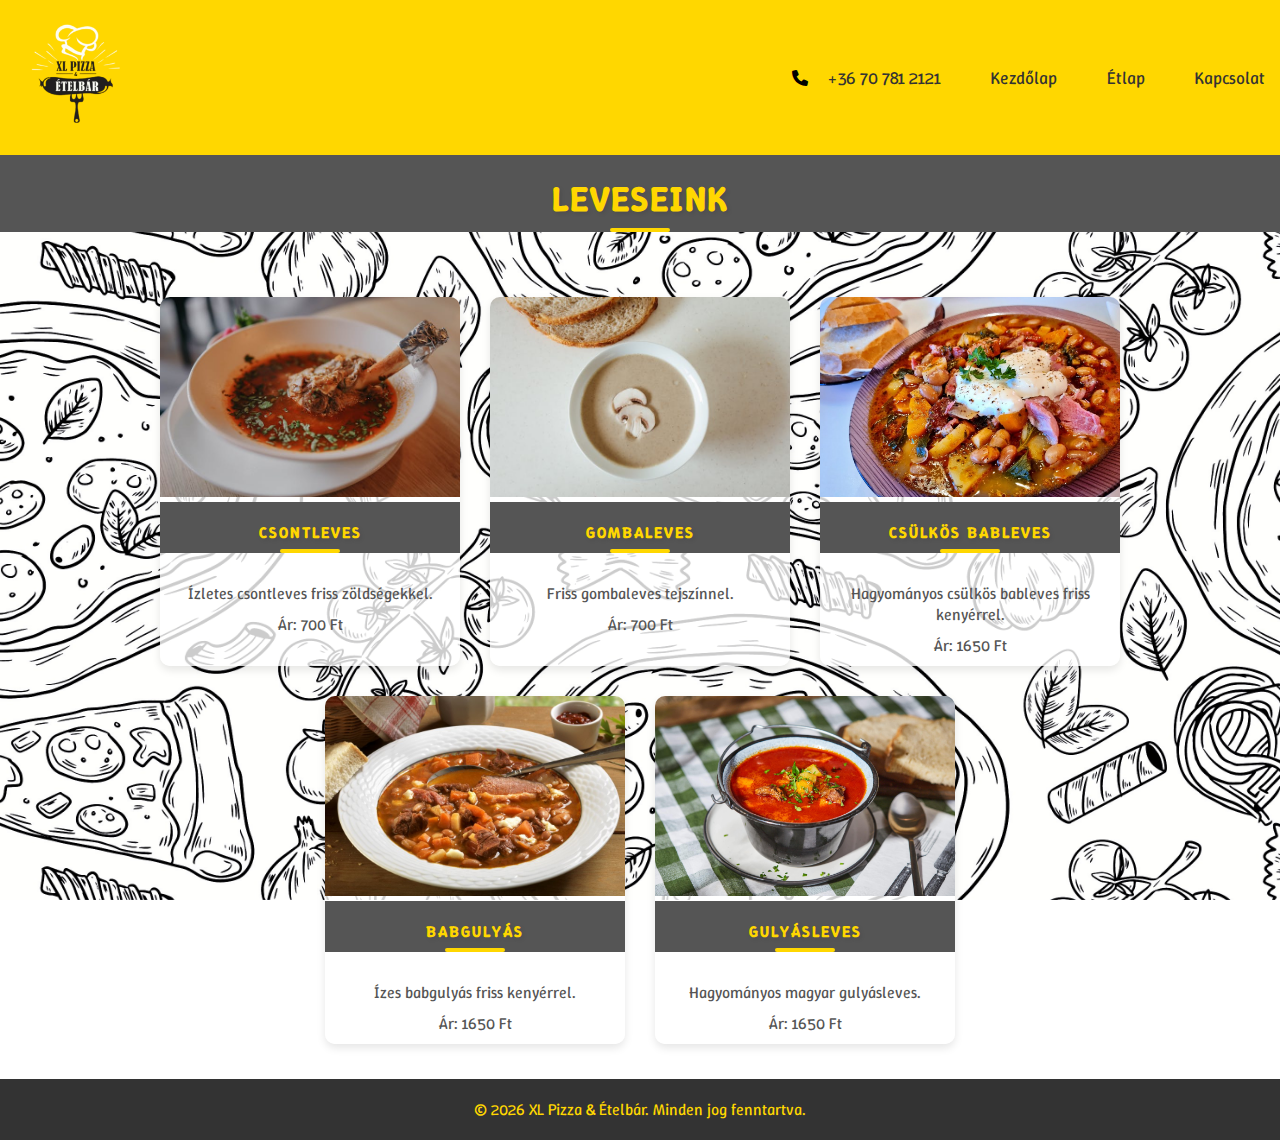
<file: etelek/levesek.html>
<!DOCTYPE html>
<html lang="hu">

<head>
    <!-- Alap meta címkék -->
    <meta charset="UTF-8">
    <meta name="viewport" content="width=device-width, initial-scale=1.0">
    <meta http-equiv="X-UA-Compatible" content="IE=edge">

    <!-- SEO Meta címkék -->
    <title>XL Pizza & Ételbár | Friss pizzák és házias ételek | Sződ</title>
    <meta name="description"
        content="Sződ legfinomabb pizzái és magyar specialitásai! A XL Pizza & Ételbár minőségi alapanyagokból készít elérhető áron ételt. Házhozszállítás Sződön és környékén.">
    <meta name="keywords"
        content="pizza sződ, ételbár sződ, magyar konyha, gyorsétterem sződ, ételrendelés sződ, friss pizza, olcsó étel, házhozszállítás sződ">

    <!-- OpenGraph / Social Media meta címkék -->
    <meta property="og:title" content="XL Pizza & Ételbár Sződön | Friss pizzák és házias ételek">
    <meta property="og:description"
        content="Sződ legfinomabb pizzái! Próbáld ki házias specialitásainkat is. Házhozszállítás Sződön és környékén.">
    <meta property="og:type" content="website">
    <meta property="og:url" content="https://www.xlpizza-szod.hu">
    <meta property="og:image" content="https://www.xlpizza-szod.hu/images/og-image.jpg">
    <meta property="og:locale" content="hu_HU">

    <!-- Twitter Card meta címkék -->
    <meta name="twitter:card" content="summary_large_image">
    <meta name="twitter:title" content="XL Pizza & Ételbár Sződön | Friss pizzák és házias ételek">
    <meta name="twitter:description" content="Sződ legfinomabb pizzái! Házhozszállítás Sződön és környékén.">
    <meta name="twitter:image" content="https://www.xlpizza-szod.hu/images/twitter-image.jpg">

    <!-- Helyspecifikus meta adatok -->
    <meta name="geo.region" content="HU-PE">
    <meta name="geo.placename" content="Sződ">
    <meta name="geo.position" content="47.7245;19.1768">
    <meta name="ICBM" content="47.7245, 19.1768">

    <link rel="icon" href="../img/xl-pizza-logo2.ico" type="image/x-icon">
    <link rel="stylesheet" href="../css/styles.css">
    <link rel="stylesheet" href="https://cdnjs.cloudflare.com/ajax/libs/font-awesome/6.0.0-beta3/css/all.min.css">
</head>

<body>
    <header class="header">
        <div class="logo">
            <a href="../index.html">
                <img src="../img/xl-pizza-logo2.ico" alt="XL Pizza & Ételbár Logo">
            </a>
        </div>
        <!-- Hamburger ikon -->
        <div class="hamburger" id="hamburger" onclick="toggleMenu()">
            <div></div>
            <div></div>
            <div></div>
        </div>
        <nav class="navbar nav-links" id="navbar">
            <ul>
                <li>
                    <i class="fas fa-phone"></i> <!-- Telefon ikon -->
                    <a href="tel:+36 70 781 2121">+36 70 781 2121</a> <!-- Telefon link -->
                </li>
                <li><a href="../index.html">Kezdőlap</a></li>
                <li class="dropdown">
                    <a href="../etlap.html">Étlap</a>
                    <ul class="dropdown-menu sub-menu">
                        <li><a href="../etelek/foetelek.html">Főételek</a></li>
                        <li><a href="../etelek/pizzak.html">Pizzák</a></li>
                        <li><a href="../etelek/talak.html">Tálak</a></li>
                        <li><a href="../etelek/levesek.html">Levesek</a></li>
                        <li><a href="../etelek/desszertek.html">Desszertek</a></li>
                    </ul>
                </li>
                <li><a href="../kapcsolat.html">Kapcsolat</a></li>
            </ul>
        </nav>
    </header>

    <div class="details-container">
        <h2>Leveseink</h2>
        <div class="container">
            <!-- Leves 1 -->
            <div class="card">
                <img src="../img/csontleves.jpg" alt="Csontleves">
                <h2>Csontleves</h2>
                <p>Ízletes csontleves friss zöldségekkel.</p>
                <p>Ár: 700 Ft</p>
                <button class="btn-hide"><a href="tel:+36707812121" class="call-button">Hívás most!</a></button>
            </div>

            <!-- Leves 2 -->
            <div class="card">
                <img src="../img/gombaleves.jpg" alt="Gombaleves">
                <h2>Gombaleves</h2>
                <p>Friss gombaleves tejszínnel.</p>
                <p>Ár: 700 Ft</p>
                <button class="btn-hide"><a href="tel:+36707812121" class="call-button">Hívás most!</a></button>
            </div>

            <!-- Leves 3 -->
            <div class="card">
                <img src="../img/csulkos-bableves.jpg" alt="Csülkös bableves">
                <h2>Csülkös bableves</h2>
                <p>Hagyományos csülkös bableves friss kenyérrel.</p>
                <p>Ár: 1650 Ft</p>
                <button class="btn-hide"><a href="tel:+36707812121" class="call-button">Hívás most!</a></button>
            </div>

            <!-- Leves 4 -->
            <div class="card">
                <img src="../img/babgulyas.jpg" alt="Babgulyás">
                <h2>Babgulyás</h2>
                <p>Ízes babgulyás friss kenyérrel.</p>
                <p>Ár: 1650 Ft</p>
                <button class="btn-hide"><a href="tel:+36707812121" class="call-button">Hívás most!</a></button>
            </div>

            <!-- Leves 5 -->
            <div class="card">
                <img src="../img/gulyasleves.jpg" alt="Gulyásleves">
                <h2>Gulyásleves</h2>
                <p>Hagyományos magyar gulyásleves.</p>
                <p>Ár: 1650 Ft</p>
                <button class="btn-hide"><a href="tel:+36707812121" class="call-button">Hívás most!</a></button>
            </div>
        </div>
    </div>
    <button id="backToTop" title="Vissza a tetejére">↑</button>
    <footer>
        <p>&copy; <span id="currentYear"></span> XL Pizza & Ételbár. Minden jog fenntartva.</p>
    </footer>

    <script src="../js/functions.js"></script>
</body>

</html>
</file>
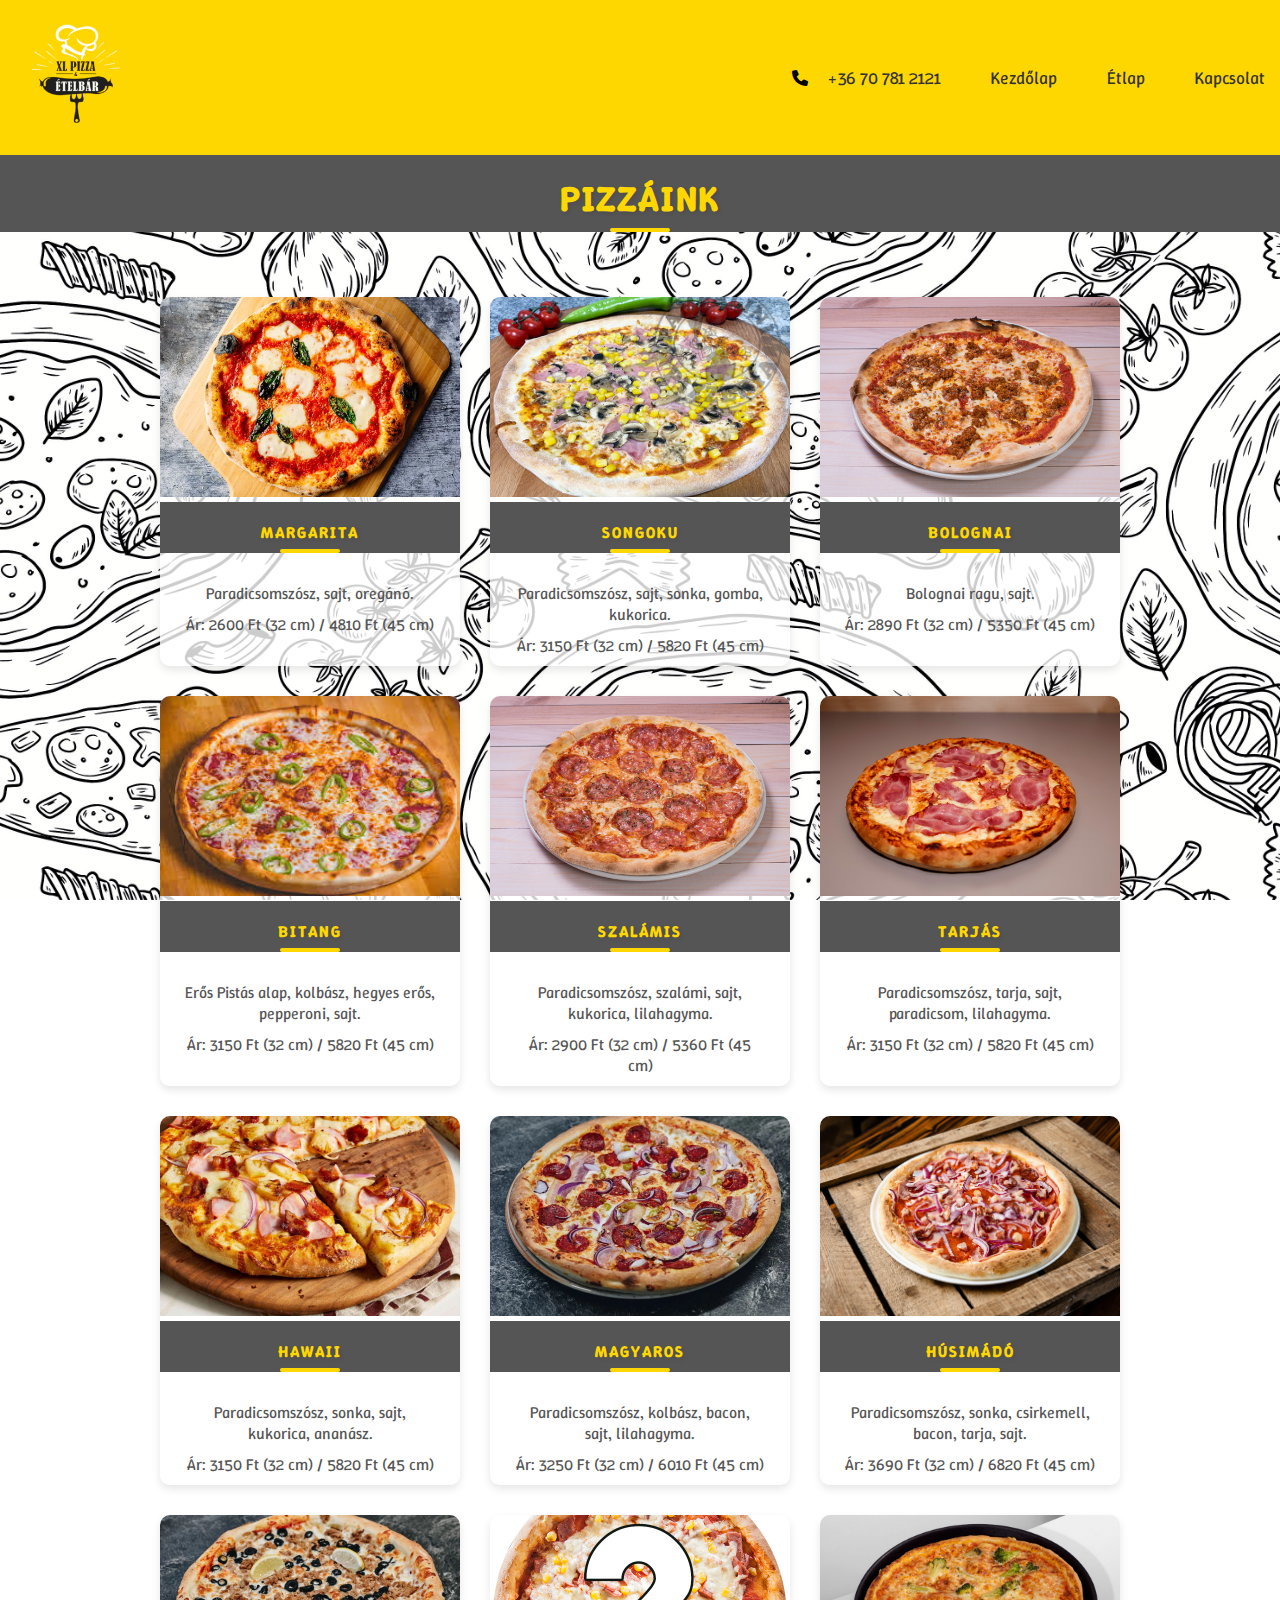
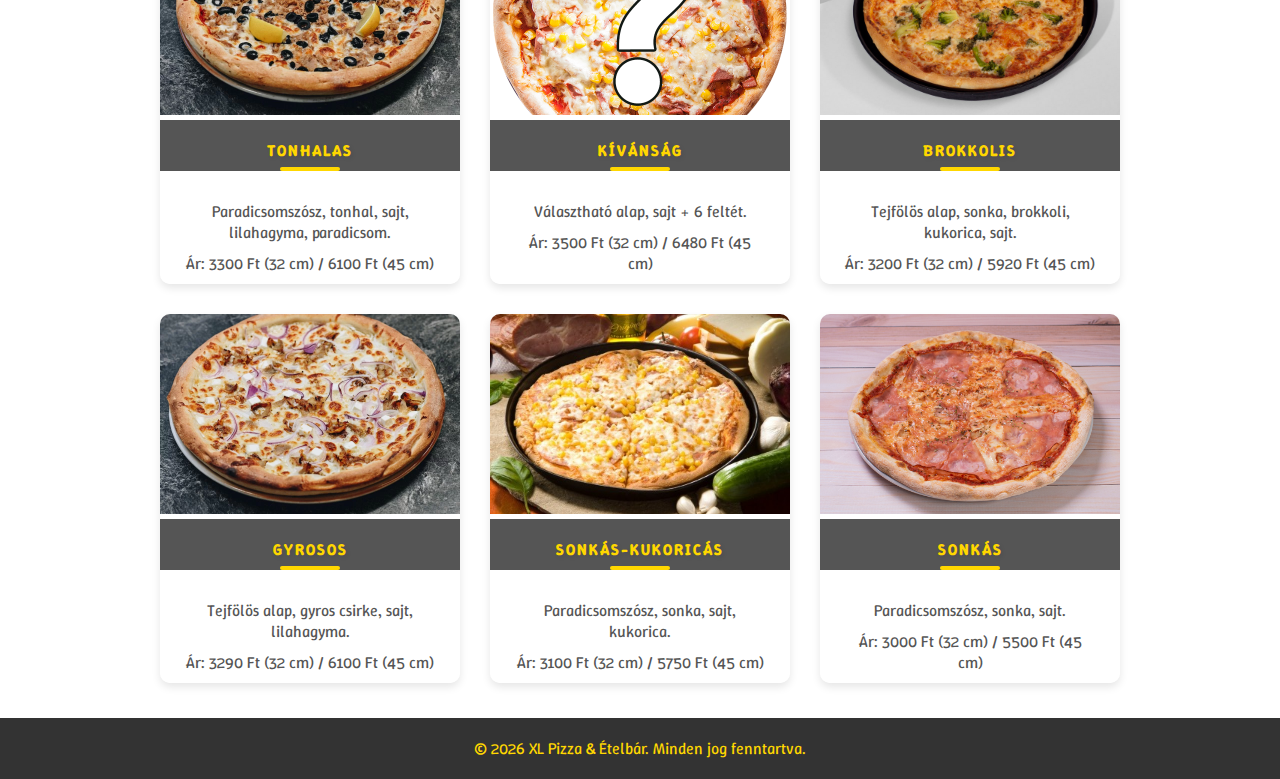
<file: etelek/pizzak.html>
<!DOCTYPE html>
<html lang="hu">

<head>
    <!-- Alap meta címkék -->
    <meta charset="UTF-8">
    <meta name="viewport" content="width=device-width, initial-scale=1.0">
    <meta http-equiv="X-UA-Compatible" content="IE=edge">

    <!-- SEO Meta címkék -->
    <title>XL Pizza & Ételbár | Friss pizzák és házias ételek | Sződ</title>
    <meta name="description"
        content="Sződ legfinomabb pizzái és magyar specialitásai! A XL Pizza & Ételbár minőségi alapanyagokból készít elérhető áron ételt. Házhozszállítás Sződön és környékén.">
    <meta name="keywords"
        content="pizza sződ, ételbár sződ, magyar konyha, gyorsétterem sződ, ételrendelés sződ, friss pizza, olcsó étel, házhozszállítás sződ">

    <!-- OpenGraph / Social Media meta címkék -->
    <meta property="og:title" content="XL Pizza & Ételbár Sződön | Friss pizzák és házias ételek">
    <meta property="og:description"
        content="Sződ legfinomabb pizzái! Próbáld ki házias specialitásainkat is. Házhozszállítás Sződön és környékén.">
    <meta property="og:type" content="website">
    <meta property="og:url" content="https://www.xlpizza-szod.hu">
    <meta property="og:image" content="https://www.xlpizza-szod.hu/images/og-image.jpg">
    <meta property="og:locale" content="hu_HU">

    <!-- Twitter Card meta címkék -->
    <meta name="twitter:card" content="summary_large_image">
    <meta name="twitter:title" content="XL Pizza & Ételbár Sződön | Friss pizzák és házias ételek">
    <meta name="twitter:description" content="Sződ legfinomabb pizzái! Házhozszállítás Sződön és környékén.">
    <meta name="twitter:image" content="https://www.xlpizza-szod.hu/images/twitter-image.jpg">
   
    <!-- Helyspecifikus meta adatok -->
    <meta name="geo.region" content="HU-PE">
    <meta name="geo.placename" content="Sződ">
    <meta name="geo.position" content="47.7245;19.1768">
    <meta name="ICBM" content="47.7245, 19.1768">

    <link rel="icon" href="../img/xl-pizza-logo2.ico" type="image/x-icon">
    <link rel="stylesheet" href="../css/styles.css">
    <link rel="stylesheet" href="https://cdnjs.cloudflare.com/ajax/libs/font-awesome/6.0.0-beta3/css/all.min.css">
</head>

<body>
    <header class="header">
        <div class="logo">
            <a href="../index.html">
                <img src="../img/xl-pizza-logo2.ico" alt="XL Pizza & Ételbár Logo">
            </a>
        </div>
        <!-- Hamburger ikon -->
        <div class="hamburger" id="hamburger" onclick="toggleMenu()">
            <div></div>
            <div></div>
            <div></div>
        </div>
        <nav class="navbar nav-links" id="navbar">
            <ul>
                <li>
                    <i class="fas fa-phone"></i> <!-- Telefon ikon -->
                    <a href="tel:+36 70 781 2121">+36 70 781 2121</a> <!-- Telefon link -->
                </li>
                <li><a href="../index.html">Kezdőlap</a></li>
                <li class="dropdown">
                    <a href="../etlap.html">Étlap</a>
                    <ul class="dropdown-menu sub-menu">
                        <li><a href="../etelek/foetelek.html">Főételek</a></li>
                        <li><a href="../etelek/pizzak.html">Pizzák</a></li>
                        <li><a href="../etelek/talak.html">Tálak</a></li>
                        <li><a href="../etelek/levesek.html">Levesek</a></li>
                        <li><a href="../etelek/desszertek.html">Desszertek</a></li>
                    </ul>
                </li>
                <li><a href="../kapcsolat.html">Kapcsolat</a></li>
            </ul>
        </nav>
    </header>

    <div class="details-container">
        <h2>Pizzáink</h2>
        <div class="container">
            <!-- Margarita -->
            <div class="card">
                <img src="../img/margharita-pizza.webp" alt="Margarita">
                <h2>Margarita</h2>
                <p>Paradicsomszósz, sajt, oregánó.</p>
                <p>Ár: 2600 Ft (32 cm) / 4810 Ft (45 cm)</p>
                <button class="btn-hide"><a href="tel:+36707812121" class="call-button">Hívás most!</a></button>  
            </div>

            <!-- Songoku -->
            <div class="card">
                <img src="../img/songoku-pizza.jpg" alt="Songoku">
                <h2>Songoku</h2>
                <p>Paradicsomszósz, sajt, sonka, gomba, kukorica.</p>
                <p>Ár: 3150 Ft (32 cm) / 5820 Ft (45 cm)</p>
                <button class="btn-hide"><a href="tel:+36707812121" class="call-button">Hívás most!</a></button> 
            </div>

            <!-- Bolognai -->
            <div class="card">
                <img src="../img/bolognai-pizza.jpg" alt="Bolognai">
                <h2>Bolognai</h2>
                <p>Bolognai ragu, sajt.</p>
                <p>Ár: 2890 Ft (32 cm) / 5350 Ft (45 cm)</p>
                <button class="btn-hide"><a href="tel:+36707812121" class="call-button">Hívás most!</a></button> 
            </div>

            <!-- Bitang -->
            <div class="card">
                <img src="../img/bitang-pizza.jpg" alt="Bitang">
                <h2>Bitang</h2>
                <p>Erős Pistás alap, kolbász, hegyes erős, pepperoni, sajt.</p>
                <p>Ár: 3150 Ft (32 cm) / 5820 Ft (45 cm)</p>
                <button class="btn-hide"><a href="tel:+36707812121" class="call-button">Hívás most!</a></button> 
            </div>

            <!-- Szalámis -->
            <div class="card">
                <img src="../img/szalamis-pizza.jpg" alt="Szalámis">
                <h2>Szalámis</h2>
                <p>Paradicsomszósz, szalámi, sajt, kukorica, lilahagyma.</p>
                <p>Ár: 2900 Ft (32 cm) / 5360 Ft (45 cm)</p>
                <button class="btn-hide"><a href="tel:+36707812121" class="call-button">Hívás most!</a></button> 
            </div>

            <!-- Tarjás -->
            <div class="card">
                <img src="../img/tarjas-pizza.jpg" alt="Tarjás">
                <h2>Tarjás</h2>
                <p>Paradicsomszósz, tarja, sajt, paradicsom, lilahagyma.</p>
                <p>Ár: 3150 Ft (32 cm) / 5820 Ft (45 cm)</p>
                <button class="btn-hide"><a href="tel:+36707812121" class="call-button">Hívás most!</a></button> 
            </div>

            <!-- Hawaii -->
            <div class="card">
                <img src="../img/hawaii-pizza.jpg" alt="Hawaii">
                <h2>Hawaii</h2>
                <p>Paradicsomszósz, sonka, sajt, kukorica, ananász.</p>
                <p>Ár: 3150 Ft (32 cm) / 5820 Ft (45 cm)</p>
                <button class="btn-hide"><a href="tel:+36707812121" class="call-button">Hívás most!</a></button> 
            </div>

            <!-- Magyaros -->
            <div class="card">
                <img src="../img/magyaros-pizza.webp" alt="Magyaros">
                <h2>Magyaros</h2>
                <p>Paradicsomszósz, kolbász, bacon, sajt, lilahagyma.</p>
                <p>Ár: 3250 Ft (32 cm) / 6010 Ft (45 cm)</p>
                <button class="btn-hide"><a href="tel:+36707812121" class="call-button">Hívás most!</a></button> 
            </div>

            <!-- Húsimádó -->
            <div class="card">
                <img src="../img/husimado-pizza.jpg" alt="Húsimádó">
                <h2>Húsimádó</h2>
                <p>Paradicsomszósz, sonka, csirkemell, bacon, tarja, sajt.</p>
                <p>Ár: 3690 Ft (32 cm) / 6820 Ft (45 cm)</p>
                <button class="btn-hide"><a href="tel:+36707812121" class="call-button">Hívás most!</a></button> 
            </div>

            <!-- Tonhalas -->
            <div class="card">
                <img src="../img/tonhalas-pizza.webp" alt="Tonhalas">
                <h2>Tonhalas</h2>
                <p>Paradicsomszósz, tonhal, sajt, lilahagyma, paradicsom.</p>
                <p>Ár: 3300 Ft (32 cm) / 6100 Ft (45 cm)</p>
                <button class="btn-hide"><a href="tel:+36707812121" class="call-button">Hívás most!</a></button> 
            </div>

            <!-- Kívánság -->
            <div class="card">
                <img src="../img/kivansag-pizza.png" alt="Kívánság">
                <h2>Kívánság</h2>
                <p>Választható alap, sajt + 6 feltét.</p>
                <p>Ár: 3500 Ft (32 cm) / 6480 Ft (45 cm)</p>
                <button class="btn-hide"><a href="tel:+36707812121" class="call-button">Hívás most!</a></button> 
            </div>

            <!-- Brokkolis -->
            <div class="card">
                <img src="../img/brokkolis-pizza.jpg" alt="Brokkolis">
                <h2>Brokkolis</h2>
                <p>Tejfölös alap, sonka, brokkoli, kukorica, sajt.</p>
                <p>Ár: 3200 Ft (32 cm) / 5920 Ft (45 cm)</p>
                <button class="btn-hide"><a href="tel:+36707812121" class="call-button">Hívás most!</a></button> 
            </div>

            <!-- Gyrosos -->
            <div class="card">
                <img src="../img/gyrosos-pizza.webp" alt="Gyrosos">
                <h2>Gyrosos</h2>
                <p>Tejfölös alap, gyros csirke, sajt, lilahagyma.</p>
                <p>Ár: 3290 Ft (32 cm) / 6100 Ft (45 cm)</p>
                <button class="btn-hide"><a href="tel:+36707812121" class="call-button">Hívás most!</a></button> 
            </div>

            <!-- Sonkás-kukoricás -->
            <div class="card">
                <img src="../img/sonkas-kukoricas-pizza.jpg" alt="Sonkás-kukoricás">
                <h2>Sonkás-kukoricás</h2>
                <p>Paradicsomszósz, sonka, sajt, kukorica.</p>
                <p>Ár: 3100 Ft (32 cm) / 5750 Ft (45 cm)</p>
                <button class="btn-hide"><a href="tel:+36707812121" class="call-button">Hívás most!</a></button> 
            </div>

            <!-- Sonkás -->
            <div class="card">
                <img src="../img/sonkas-pizza.jpg" alt="Sonkás">
                <h2>Sonkás</h2>
                <p>Paradicsomszósz, sonka, sajt.</p>
                <p>Ár: 3000 Ft (32 cm) / 5500 Ft (45 cm)</p>
                <button class="btn-hide"><a href="tel:+36707812121" class="call-button">Hívás most!</a></button> 
            </div>
        </div>
    </div>
    
    <button id="backToTop" title="Vissza a tetejére">↑</button>

    <footer>
        <p>&copy; <span id="currentYear"></span> XL Pizza & Ételbár. Minden jog fenntartva.</p>
    </footer>
    
    <script src="../js/functions.js"></script>
</body>

</html>
</file>
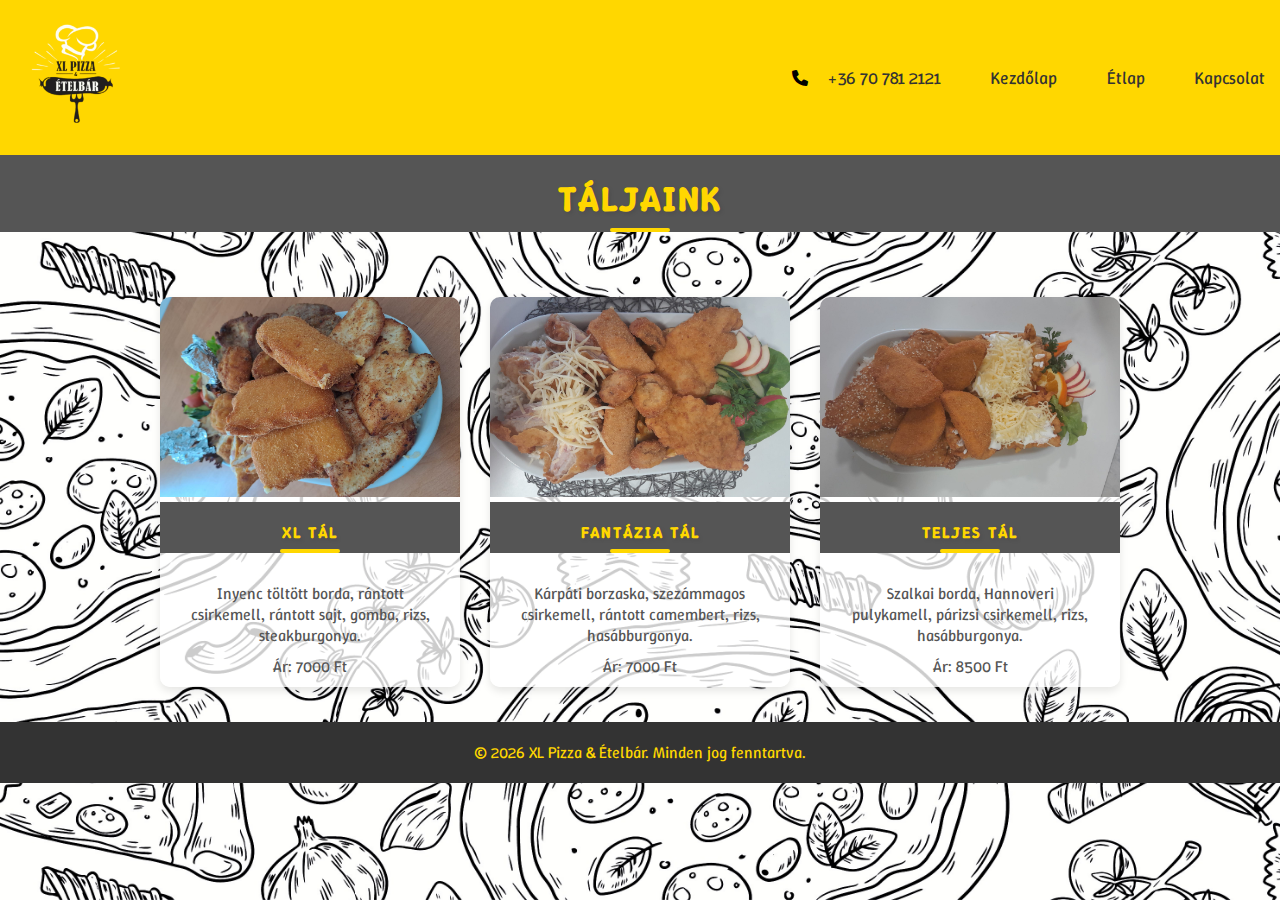
<file: etelek/talak.html>
<!DOCTYPE html>
<html lang="hu">

<head>
    <!-- Alap meta címkék -->
    <meta charset="UTF-8">
    <meta name="viewport" content="width=device-width, initial-scale=1.0">
    <meta http-equiv="X-UA-Compatible" content="IE=edge">

    <!-- SEO Meta címkék -->
    <title>XL Pizza & Ételbár | Friss pizzák és házias ételek | Sződ</title>
    <meta name="description"
        content="Sződ legfinomabb pizzái és magyar specialitásai! A XL Pizza & Ételbár minőségi alapanyagokból készít elérhető áron ételt. Házhozszállítás Sződön és környékén.">
    <meta name="keywords"
        content="pizza sződ, ételbár sződ, magyar konyha, gyorsétterem sződ, ételrendelés sződ, friss pizza, olcsó étel, házhozszállítás sződ">

    <!-- OpenGraph / Social Media meta címkék -->
    <meta property="og:title" content="XL Pizza & Ételbár Sződön | Friss pizzák és házias ételek">
    <meta property="og:description"
        content="Sződ legfinomabb pizzái! Próbáld ki házias specialitásainkat is. Házhozszállítás Sződön és környékén.">
    <meta property="og:type" content="website">
    <meta property="og:url" content="https://www.xlpizza-szod.hu">
    <meta property="og:image" content="https://www.xlpizza-szod.hu/images/og-image.jpg">
    <meta property="og:locale" content="hu_HU">

    <!-- Twitter Card meta címkék -->
    <meta name="twitter:card" content="summary_large_image">
    <meta name="twitter:title" content="XL Pizza & Ételbár Sződön | Friss pizzák és házias ételek">
    <meta name="twitter:description" content="Sződ legfinomabb pizzái! Házhozszállítás Sződön és környékén.">
    <meta name="twitter:image" content="https://www.xlpizza-szod.hu/images/twitter-image.jpg">
   
    <!-- Helyspecifikus meta adatok -->
    <meta name="geo.region" content="HU-PE">
    <meta name="geo.placename" content="Sződ">
    <meta name="geo.position" content="47.7245;19.1768">
    <meta name="ICBM" content="47.7245, 19.1768">

    <link rel="icon" href="../img/xl-pizza-logo2.ico" type="image/x-icon">
    <link rel="stylesheet" href="../css/styles.css">
    <link rel="stylesheet" href="https://cdnjs.cloudflare.com/ajax/libs/font-awesome/6.0.0-beta3/css/all.min.css">
</head>

<body>
    <header class="header">
        <div class="logo">
            <a href="../index.html">
                <img src="../img/xl-pizza-logo2.ico" alt="XL Pizza & Ételbár Logo">
            </a>
        </div>
        <!-- Hamburger ikon -->
        <div class="hamburger" id="hamburger" onclick="toggleMenu()">
            <div></div>
            <div></div>
            <div></div>
        </div>
        <nav class="navbar nav-links" id="navbar">
            <ul>
                <li>
                    <i class="fas fa-phone"></i> <!-- Telefon ikon -->
                    <a href="tel:+36 70 781 2121">+36 70 781 2121</a> <!-- Telefon link -->
                </li>
                <li><a href="../index.html">Kezdőlap</a></li>
                <li class="dropdown">
                    <a href="../etlap.html">Étlap</a>
                    <ul class="dropdown-menu sub-menu">
                        <li><a href="../etelek/foetelek.html">Főételek</a></li>
                        <li><a href="../etelek/pizzak.html">Pizzák</a></li>
                        <li><a href="../etelek/talak.html">Tálak</a></li>
                        <li><a href="../etelek/levesek.html">Levesek</a></li>
                        <li><a href="../etelek/desszertek.html">Desszertek</a></li>
                    </ul>
                </li>
                <li><a href="../kapcsolat.html">Kapcsolat</a></li>
            </ul>
        </nav>
    </header>

    <div class="details-container">
        <h2>Táljaink</h2>
        <div class="container">
            <!-- XL Tál -->
            <div class="card">
                <img src="../img/talak3.jpg" alt="XL Tál">
                <h2>XL Tál</h2>
                <p>Inyenc töltött borda, rántott csirkemell, rántott sajt, gomba, rizs, steakburgonya.</p>
                <p>Ár: 7000 Ft</p>
                <button class="btn-hide"><a href="tel:+36707812121" class="call-button">Hívás most!</a></button> 
            </div>

            <!-- Fantázia Tál -->
            <div class="card">
                <img src="../img/talak2.jpg" alt="Fantázia Tál">
                <h2>Fantázia Tál</h2>
                <p>Kárpáti borzaska, szezámmagos csirkemell, rántott camembert, rizs, hasábburgonya.</p>
                <p>Ár: 7000 Ft</p>
                <button class="btn-hide"><a href="tel:+36707812121" class="call-button">Hívás most!</a></button> 
            </div>

            <!-- Teljes Tál -->
            <div class="card">
                <img src="../img/talak1.jpg" alt="Teljes Tál">
                <h2>Teljes Tál</h2>
                <p>Szalkai borda, Hannoveri pulykamell, párizsi csirkemell, rizs, hasábburgonya.</p>
                <p>Ár: 8500 Ft</p>
                <button class="btn-hide"><a href="tel:+36707812121" class="call-button">Hívás most!</a></button> 
            </div>
        </div>
    </div>
    <button id="backToTop" title="Vissza a tetejére">↑</button>
    <footer>
        <p>&copy; <span id="currentYear"></span> XL Pizza & Ételbár. Minden jog fenntartva.</p>
    </footer>
    
    <script src="../js/functions.js"></script>
</body>

</html>
</file>
<file: css/style.css>
* {
    box-sizing: border-box;
    margin: 0;
    padding: 0;
}

html {
    scroll-behavior: smooth;
    font-size: 16px;
}

body {
    font-family: 'Roboto', sans-serif;
    display: flex;
    justify-content: center;
    background-color: #fff;
}

.container {
    width: 80%;
    display: grid;
    grid-template-rows: auto 1fr auto;
    grid-template-columns: 30% 70%;
    grid-template-areas:
        "header header"
        "aside main"
        "footer footer";
    align-items: stretch;
    border: 2px solid #33da0d;
    background-color: #d5f6c6;
    border-radius: 10px;
}


aside,
main {
    min-height: 96%;
}


/* Fejléc */
header {
    grid-area: header;
    height: 200px;
    border: 2px solid #343bf7;
    overflow: hidden;
    border-radius: 10px;
}

header img {
    width: 100%;
    height: 100%;
    object-fit: cover;
}



/* Oldalsáv */
aside {
    border: 2px solid #343bf7;
    background-color: #008CBA;
    grid-area: aside;
    padding: 20px;
    border-radius: 10px;
    height: fit-content;
    margin: 20px;
    gap: 20px;
}

/* Menü */
nav ul {
    list-style: none;
}

nav ul li {
    text-align: center;
    margin: 30px 0;
}

nav ul li a {
    text-decoration: none;
    color: #333;
    font-weight: bold;
    background-color: #fb9ded;
    padding: 10px;
    border-radius: 10px;
}

nav ul li a:hover{
    background-color: #9538a5;
}

/* Űrlap */
form {
    margin-top: 20px;
}

label {
    display: block;
    font-weight: bold;
    margin: 10px 0 5px;
    font-style: italic; 
  font-size: 1.2em;
}

input,
select,
textarea {
    width: 100%;
    padding: 8px;
    border: 1px solid #ccc;
    border-radius: 5px;
}

button {
    margin-top: 10px;
    width: 100%;
    padding: 10px;
    background-color: #a658b4;
    color: white;
    border: none;
    cursor: pointer;
    border-radius: 10px;
}

button:hover {
    background-color: #690073;
}

.checkbox-group {
    display: flex;
    flex-wrap: wrap;
    gap: 10px;
    max-width: 100%;
}

.checkbox-group label {
    display: flex;
    align-items: center;
    gap: 5px;
    white-space: nowrap;
    cursor: pointer;
}

small {
    display: block;
    font-size: 0.9em;
    color: #ff7cda;
    margin-top: 3px;
    margin-bottom: 10px;
  }  

/* Fő tartalom */
main {
    grid-area: main;
    padding: 20px;
    display: flex;
    flex-direction: column;
    gap: 20px;
}

/* Szekciók */

section {
    border: 2px solid #343bf7;
    padding: 20px;
    border-radius: 10px;
    gap: 10px;
    overflow: hidden;
    max-width: 100%;
}
h2 {
    text-align: center;
    margin-bottom: 20px;
}
 

  .content img {
    float: left; 
    margin-right: 15px; 
    width: 40%; 
    max-width: 300px;
    border-radius: 10px;
  }
  
  .content::after {
    content: "";
    display: block;
    clear: both;
  }
section#szekcio1 {
    background-color: rgb(247, 192, 223);
}

section#szekcio2 {
    background-color: rgb(246, 176, 176);
}

section#szekcio3 {
    background-color: rgb(192, 247, 212);
}


/* Lábléc */
footer {
    grid-area: footer;
    background-color: #9ac2ff;
    border: 2px solid #343bf7;
    text-align: center;
    padding: 10px;
    border-radius: 10px;
}

/* Reszponzív nézet: mobilon az aside és main egymás alá kerül */
@media (max-width: 768px) {
    .container {
        grid-template-columns: 1fr;
        /* Egy oszlop mobilon */
        grid-template-areas:
            "header"
            "aside"
            "main"
            "footer";
    }
 .content img {
      float: none; 
      display: block;
      width: 100%; 
      margin: 0 auto 10px; 
    }
}
</file>
<file: css/styles.css>
/* Általános stílusok */
@import url("https://fonts.googleapis.com/css2?family=Winky+Sans:ital,wght@0,300..900;1,300..900&display=swap");

* {
  margin: 0;
  padding: 0;
  box-sizing: border-box;
}

body {
  font-family: "Winky Sans", sans-serif;
  min-height: 100vh;
  position: relative;
}

body {
  background-image: url("../img/background-img2.jpg");
  background-size: cover;
  background-position: center;
  background-attachment: fixed;
  z-index: -1;
}

h1,
h2,
h3 {
  color: #222;
}

a {
  text-decoration: none;
  color: inherit;
}

.container {
  display: flex;
  flex-wrap: wrap;
  justify-content: center;
  padding: 20px;
}

.main-info {
  background-color: rgba(255, 255, 255, 0.8);
  padding: 20px;
  border-radius: 10px;
  box-shadow: 0 4px 8px rgba(0, 0, 0, 0.2);
  text-align: center;
  max-width: 400px;
  width: 100%;
}

/* Cím stílusa */
.main-info h1 {
  margin: 0 0 20px 0;
  font-size: 2rem;
}

/* Kapcsolat lista stílusa */
.contact-list {
  list-style: none;
  padding: 0;
  margin: 0;
}

.contact-list li {
  margin: 15px 0;
  display: flex;
  align-items: center;
}

.contact-list i {
  margin-right: 10px;
  font-size: 1.2rem;
  color: #333;
}

.contact-list a {
  text-decoration: none;
  color: #333;
  font-size: 1.1rem;
  transition: color 0.3s ease;
}

.contact-list a:hover {
  color: #007bff;
}

.card {
  background-color: rgba(255, 255, 255, 0.8);
  border-radius: 10px;
  box-shadow: 0 4px 8px rgba(0, 0, 0, 0.1);
  margin: 15px;
  width: 300px;
  overflow: hidden;
  text-align: center;
  transition: transform 0.3s ease, box-shadow 0.3s ease;
}

.card img {
  width: 100%;
  height: 200px;
  object-fit: cover;
}

.card p {
  margin: 10px;
  padding: 0 15px;
  color: #555;
}

.card button {
  background-color: #ffd700;
  border: none;
  color: #333;
  padding: 10px 20px;
  margin: 15px 0;
  border-radius: 5px;
  cursor: pointer;
  font-size: 1em;
  transition: background-color 0.3s ease, color 0.3s ease;
}

.card button:hover {
  background-color: #333;
  color: #ffd700;
}

.fizetes-ikonok {
  font-size: 2.5rem;
  color: #555;
  display: flex;
  gap: 20px;
  justify-content: center;
}

.fizetes-ikonok i:hover {
  color: #000;
  transform: scale(1.1);
  transition: all 0.3s;
}
/* Fejléc stílusok */
header {
  background-color: #ffd700;
  display: flex;
  justify-content: space-between;
  align-items: center;
}

header img {
  max-width: 150px;
  height: auto;
}

header h1 {
  margin: 0;
  font-size: 2.5em;
  color: #333;
}

header p {
  margin: 5px 0;
  font-size: 1.2em;
  color: #333;
}

/* Navigációs menü */
.navbar ul {
  list-style: none;
  margin: 0;
  padding: 0;
  display: flex;
  align-items: center;
}

.navbar ul li {
  margin-left: 20px;
  position: relative;
}

.navbar ul li a {
  font-size: 1.1em;
  color: #333;
  padding: 10px 15px;
  transition: background-color 0.3s ease, color 0.3s ease;
  border-radius: 5px;
}

.navbar ul li a:hover {
  background-color: #333;
  color: #ffd700;
  border-radius: 5px;
}

#navbar {
  opacity: 0;
  display: none;
  transition: opacity 0.3s ease-in-out;
}

#navbar.active {
  opacity: 1;
  display: block;
}
/* Legördülő menü */
.dropdown-menu {
  display: none !important;
  position: absolute;
  top: 100%;
  left: 0;
  background-color: #fff;
  box-shadow: 0 4px 8px rgba(0, 0, 0, 0.1);
  border-radius: 5px;
  z-index: 1000;
  min-width: 150px;
}

.dropdown-menu li {
  margin: 0;
}

.dropdown-menu li a {
  display: block;
  padding: 10px 20px;
  color: #333;
  transition: background-color 0.3s ease, color 0.3s ease;
}

.dropdown-menu li a:hover {
  background-color: #333;
  color: #ffd700;
}

.dropdown:hover .dropdown-menu {
  display: block !important;
}

/* Fő tartalom */
main {
  background-image: url("../img/background-img.jpg");
  background-size: cover;
  background-position: center;
  background-repeat: no-repeat;
  width: 100%;
  min-height: 100vh;
  display: flex;
  align-items: flex-start;
  justify-content: center;
}

.main-info {
  background-color: rgba(255, 255, 255, 0.8);
  padding: 20px;
  border-radius: 10px;
  box-shadow: 0 4px 8px rgba(0, 0, 0, 0.2);
  text-align: center;
  max-width: 800px;
  width: 100%;
}

main h1 {
  font-size: 2.5em;
  margin-bottom: 20px;
  color: #333;
}

main p {
  font-size: 1.2em;
  margin-bottom: 30px;
  color: #333;
}

main ul {
  margin: 20px;
  list-style-type: none;
}

main .btn {
  background-color: #ffd900;
  color: #333;
  padding: 10px 20px;
  border-radius: 5px;
  font-size: 1.1em;
  transition: background-color 0.3s ease, color 0.3s ease;
}

main .btn:hover {
  background-color: #333;
  justify-content: center;
  color: #ffd700;
}

/* Section stílusok */
section {
  padding: 50px 20px;
  background-color: #fff;
  margin: 20px;
  border-radius: 10px;
  box-shadow: 0 4px 8px rgba(0, 0, 0, 0.1);
  text-align: center;
}

/* h2 stílusok */

.card h2 {
  font-size: 1em !important;
}

.details-container h2 {
  color: #ffd700;
  background-color: #555;
}

h2 {
  text-align: center;
  color: #333;
  padding-top: 20px;
  font-size: 2.2em;
  margin-bottom: 30px;
  position: relative;
  padding-bottom: 10px;
  text-transform: uppercase;
  letter-spacing: 2px;
  text-shadow: 2px 2px 4px rgba(0, 0, 0, 0.1);
}

h2::after {
  content: "";
  position: absolute;
  left: 50%;
  bottom: 0;
  width: 60px;
  height: 4px;
  background-color: #ffd700;
  transform: translateX(-50%);
  border-radius: 2px;
}

h2:hover::after {
  width: 100%;
  transition: width 0.3s ease;
}

section h2 {
  font-size: 2em;
  margin-bottom: 20px;
  color: #333;
}

section p {
  font-size: 1.1em;
  color: #333;
  margin-bottom: 30px;
}

.btn-hide {
  display: none;
}

section .btn {
  background-color: #ffd700;
  color: #333;
  padding: 10px 20px;
  border-radius: 5px;
  font-size: 1em;
  transition: background-color 0.3s ease, color 0.3s ease;
}

section .btn:hover {
  background-color: #333;
  color: #ffd700;
}

/* Lábléc stílusok */
footer {
  background-color: #333;
  color: #ffd700;
  text-align: center;
  padding: 20px;
}

footer p {
  margin: 0;
}

/* Hamburger menü stílusai */
.hamburger {
  display: none;
  flex-direction: column;
  cursor: pointer;
  padding: 10px;
}

.hamburger div {
  width: 25px;
  height: 3px;
  background-color: #333;
  margin: 4px 0;
  transition: transform 0.3s ease, opacity 0.3s ease;
}

/* Hamburger menü stílusai */
.hamburger {
  display: none;
  flex-direction: column;
  cursor: pointer;
  padding: 10px;
  background-color: rgba(255, 255, 255, 0.8);
  border-radius: 8px;
  box-shadow: 0 2px 5px rgba(0, 0, 0, 0.2);
  transition: background-color 0.3s ease, box-shadow 0.3s ease;
  margin: 0 20px 20px 0;
}

.hamburger:hover {
  background-color: rgba(255, 255, 255, 1);
  box-shadow: 0 4px 8px rgba(0, 0, 0, 0.3);
}

.hamburger div {
  width: 25px;
  height: 3px;
  background-color: #333;
  margin: 4px 0;
  transition: transform 0.3s ease, opacity 0.3s ease, background-color 0.3s ease;
  border-radius: 2px;
}

/* Animáció a hamburger ikonhoz */
.hamburger.active div:nth-child(1) {
  transform: translateY(7px) rotate(45deg);
}

.hamburger.active div:nth-child(2) {
  opacity: 0;
}

.hamburger.active div:nth-child(3) {
  transform: translateY(-13px) rotate(-45deg);
}
/* Nagyobb képernyőn */
@media (min-width: 1600px) {
  .card {
    width: 500px !important;
    height: 450px;
    margin: 20px;
    font-size: 1.2rem;
  }

  .card img {
    height: 250px; 
  }

  .card p {
    font-size: 1.1rem; 
  }

  body {
    display: flex;
    flex-direction: column;
    min-height: 100vh; 
    margin: 0;
}

main {
    flex: 1; 
}

footer {
    background-color: #333;
    color: #ffd700;
    text-align: center;
    padding: 20px;
    margin-top: auto; 
}
}
/* Mobil nézet */
@media (max-width: 768px) {
  .main-content {
    display: grid !important;
    grid-template-columns: repeat(1, 1fr) !important;
    grid-template-rows: repeat(2, 1fr) !important;
    place-items: center;
  }

  header img {
    max-width: 600px !important;
    height: auto;
 }
  body {
    background-size: 600px;
  }

  .btn-hide {
    display: inline;
  }

  .hamburger {
    display: flex;
    top: 100%;
    margin-left: auto;
  }

  .logo {
    margin: auto;
  }

  .navbar {
    display: none;
    width: 100%;
    background-color: #ffd700;
    box-shadow: 0 4px 8px rgba(0, 0, 0, 0.1);
    z-index: 1000;
  }

  .navbar.active {
    display: block !important;
  }

  .navbar ul {
    text-align: end;
    flex-direction: column;
    align-items: flex-end;
  }

  .navbar ul li {
    margin: 10px 0;
  }

  .dropdown-menu {
    position: static;
    box-shadow: none;
    text-align: end;
  }

  .header {
    flex-direction: column;
    align-items: flex-start;
  }

  .navbar ul {
    flex-direction: column;
    align-items: flex-end;
  }

  .navbar ul li {
    margin: 10px 0;
  }

  .hero {
    padding: 50px 20px;
  }

  .hero h1 {
    font-size: 2em;
  }

  .hero p {
    font-size: 1em;
  }

  section {
    padding: 30px 20px;
  }

  section h2 {
    font-size: 1.8em;
  }

  section p {
    font-size: 1em;
  }

  .main-info {
    margin: 20px;
  }
  #myVideo {
    width: 70% !important;
  }
}

@media (max-width: 768px) {
  .container {
    display: flex;
    flex-wrap: nowrap;
    overflow-x: auto;
    scroll-snap-type: x mandatory;
    -webkit-overflow-scrolling: touch;
    padding: 15px 10px;
    gap: 15px;
    scrollbar-width: none; /* Firefox */
  }

  .container::-webkit-scrollbar {
    display: none; /* Chrome, Safari, Opera */
  }

  .card {
    flex: 0 0 85%;
    scroll-snap-align: center;
    margin: 0 5px;
    box-shadow: 0 4px 8px rgba(0, 0, 0, 0.1);
  }
  #backToTop {
    display: none !important;
  }
}

/* Desktop nézetben marad a régi */
@media (min-width: 769px) {
  .slider-nav {
    display: none;
  }

  .card {
    width: 300px;
  }

  .card:hover {
    transform: translateY(-10px);
    box-shadow: 0 8px 16px rgba(0, 0, 0, 0.2);
  }
  #navbar {
    display: flex; 
    position: static; 
    visibility: visible; 
    opacity: 1; 
    transform: none; 
  }

  #navbar.active {
 
    display: flex;
  }

  .hamburger {
    display: none;
  }
}

.main-content {
  display: grid;
  grid-template-columns: repeat(2, 1fr);
  grid-template-rows: repeat(1, 1fr);
  place-items: center;
}

#success-message{
  display: none;
  color: green; 
  margin-top: 20px;
}

h3{
  margin-top: 20px;
}
.contact {
  background-color: rgba(255, 255, 255, 0.8);
  border-radius: 10px;
  box-shadow: 0 4px 8px rgba(0, 0, 0, 0.1);
  min-height: 600px;
  min-width: 80%;
}

.contact-form {
  background-color: rgba(255, 255, 255, 0.8);
  padding: 20px;
  border-radius: 10px;
  box-shadow: 0 4px 8px rgba(0, 0, 0, 0.1);
  min-height: 600px;
  min-width: 80%;
}

.contact-form .form-group {
  margin-bottom: 15px;
}

.contact-form label {
  display: block;
  margin-bottom: 5px;
  font-weight: bold;
  color: #555;
}

.contact-form input,
.contact-form textarea {
  width: 100%;
  padding: 10px;
  border: 1px solid #ccc;
  border-radius: 5px;
  font-size: 1rem;
  background-color: #f9f9f9;
  transition: border-color 0.3s ease;
}

.contact-form input:focus,
.contact-form textarea:focus {
  border-color: #ffd700;
  outline: none;
  background-color: #fff;
}

.contact-form textarea {
  resize: vertical;
  min-height: 100px;
}

.contact-form button {
  display: block;
  width: 100%;
  padding: 10px;
  background-color: #ffd700;
  color: #555;
  border: none;
  border-radius: 5px;
  font-size: 1rem;
  cursor: pointer;
  transition: background-color 0.3s ease;
}

.contact-form button:hover {
  background-color: #ffb700;
}

/* Elrejtjük a natív vezérlőket */
video::-webkit-media-controls {
  display: none !important;
}

#myVideo {
  display: flex;
  width: 50%;
  margin: auto;
}

.main-page {
  width: 70%;
  margin: 20 auto;
}

#backToTop {
  position: fixed;
  bottom: -60px;
  right: 20px;
  width: 50px;
  height: 50px;
  border-radius: 50%;
  background: #ffd700;
  color: #555;
  border: none;
  cursor: pointer;
  font-size: 24px;
  transition: all 0.3s ease;
  opacity: 0;
  z-index: 999;
  display: flex;
  align-items: center;
  justify-content: center;
  box-shadow: 0 2px 10px rgba(0, 0, 0, 0.2);
}

#backToTop.visible {
  bottom: 20px;
  opacity: 1;
}
</file>
